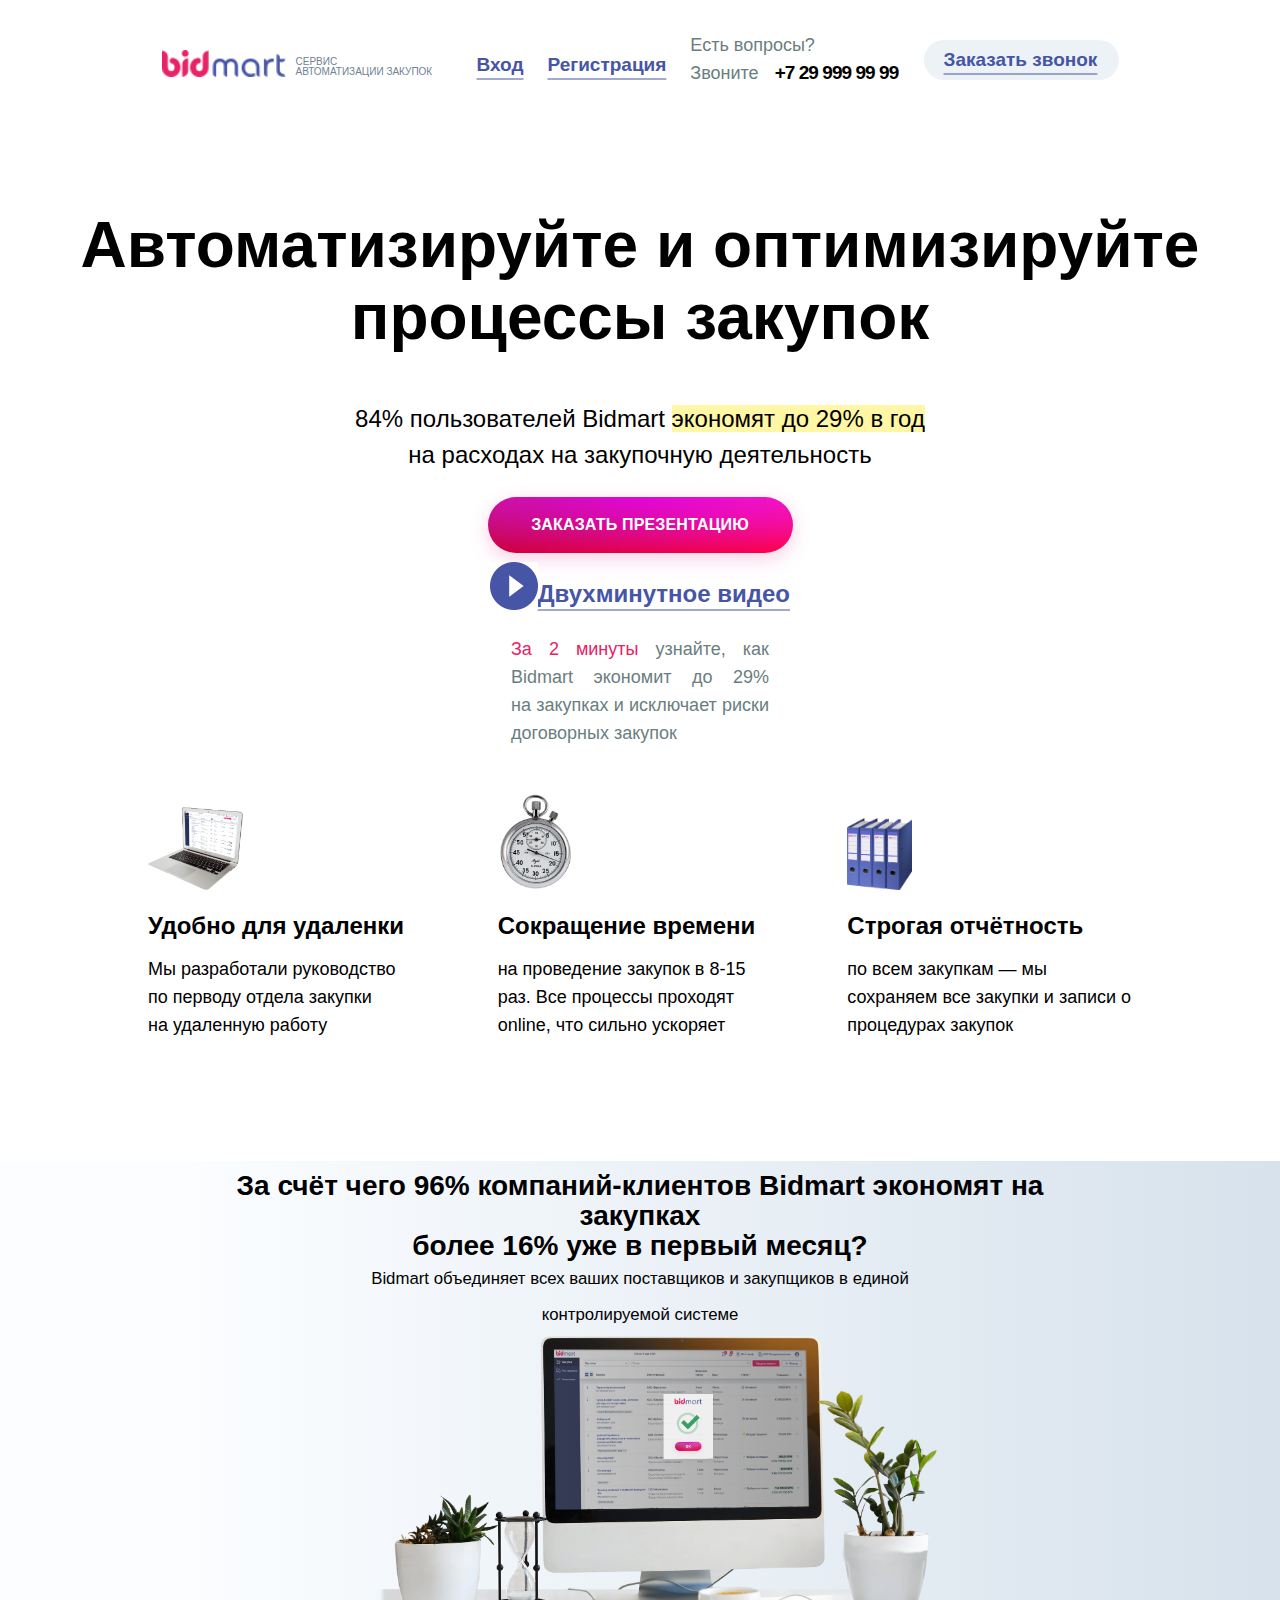
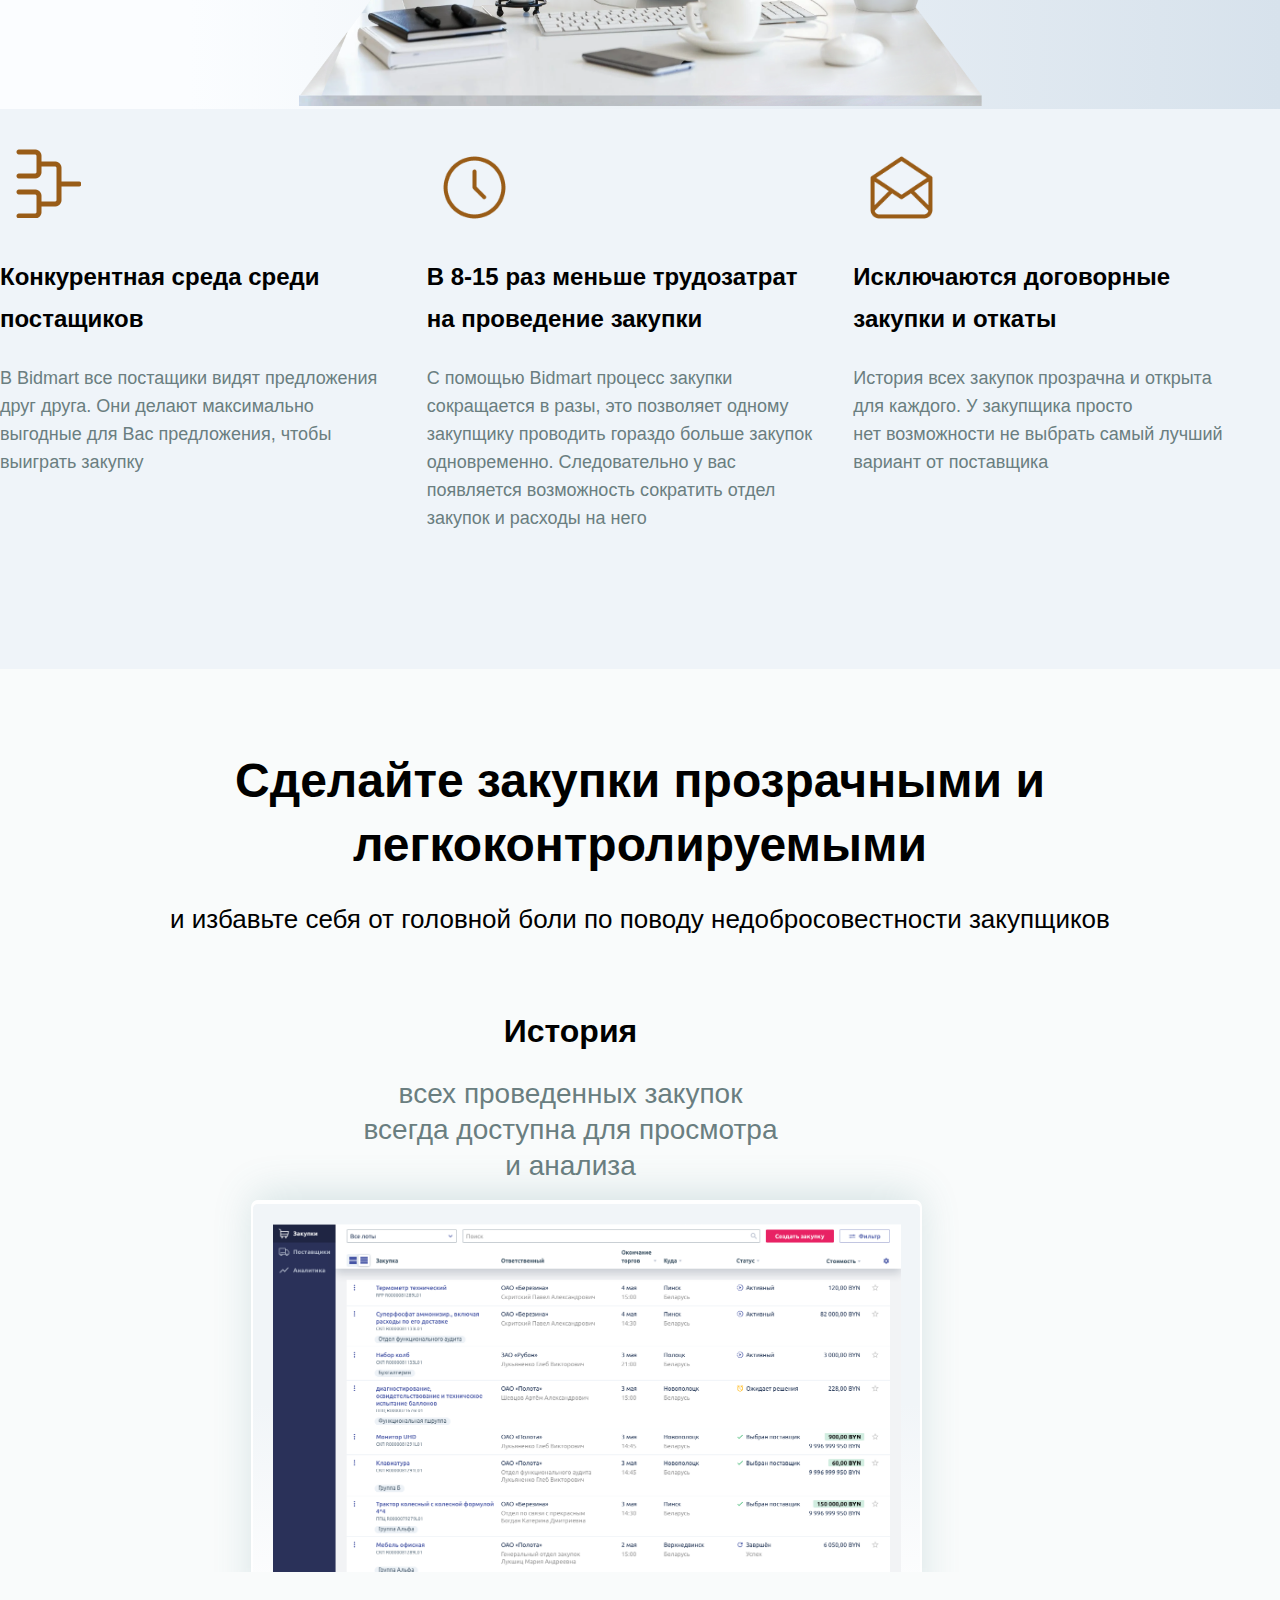
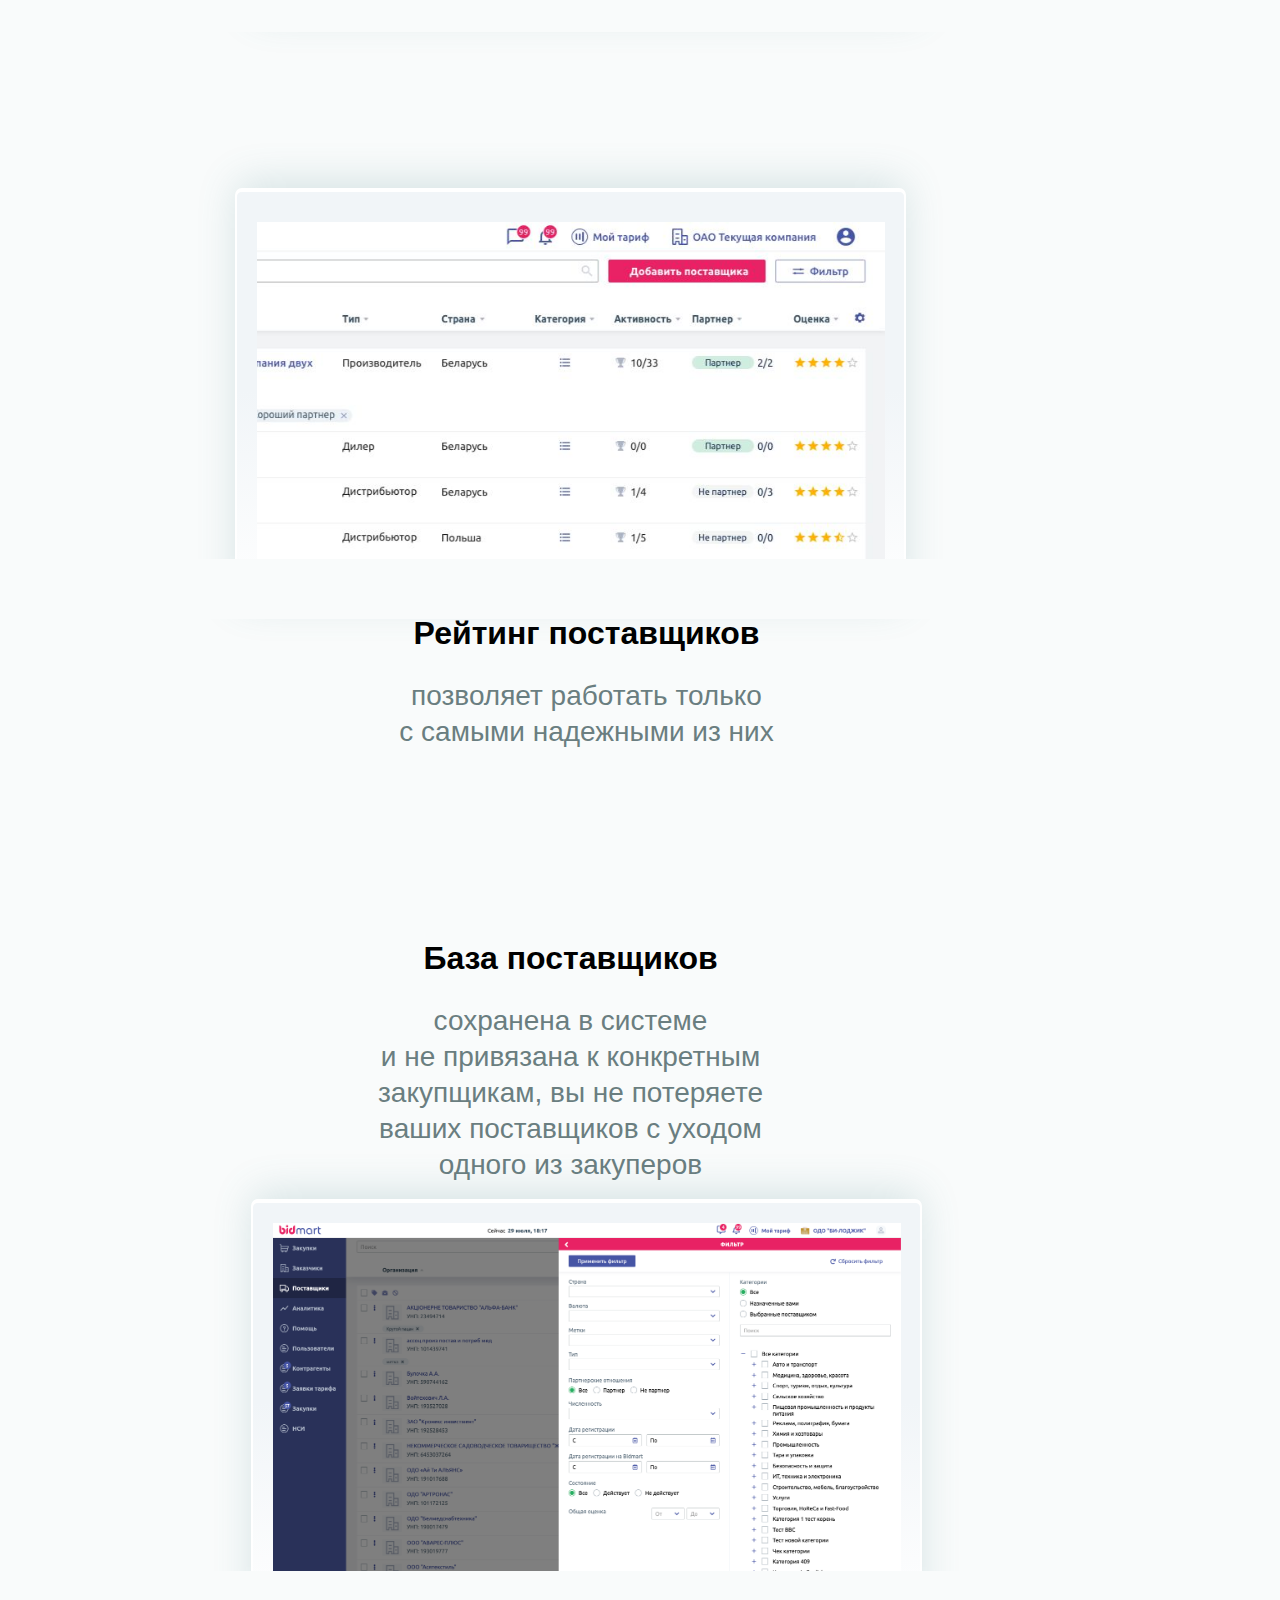
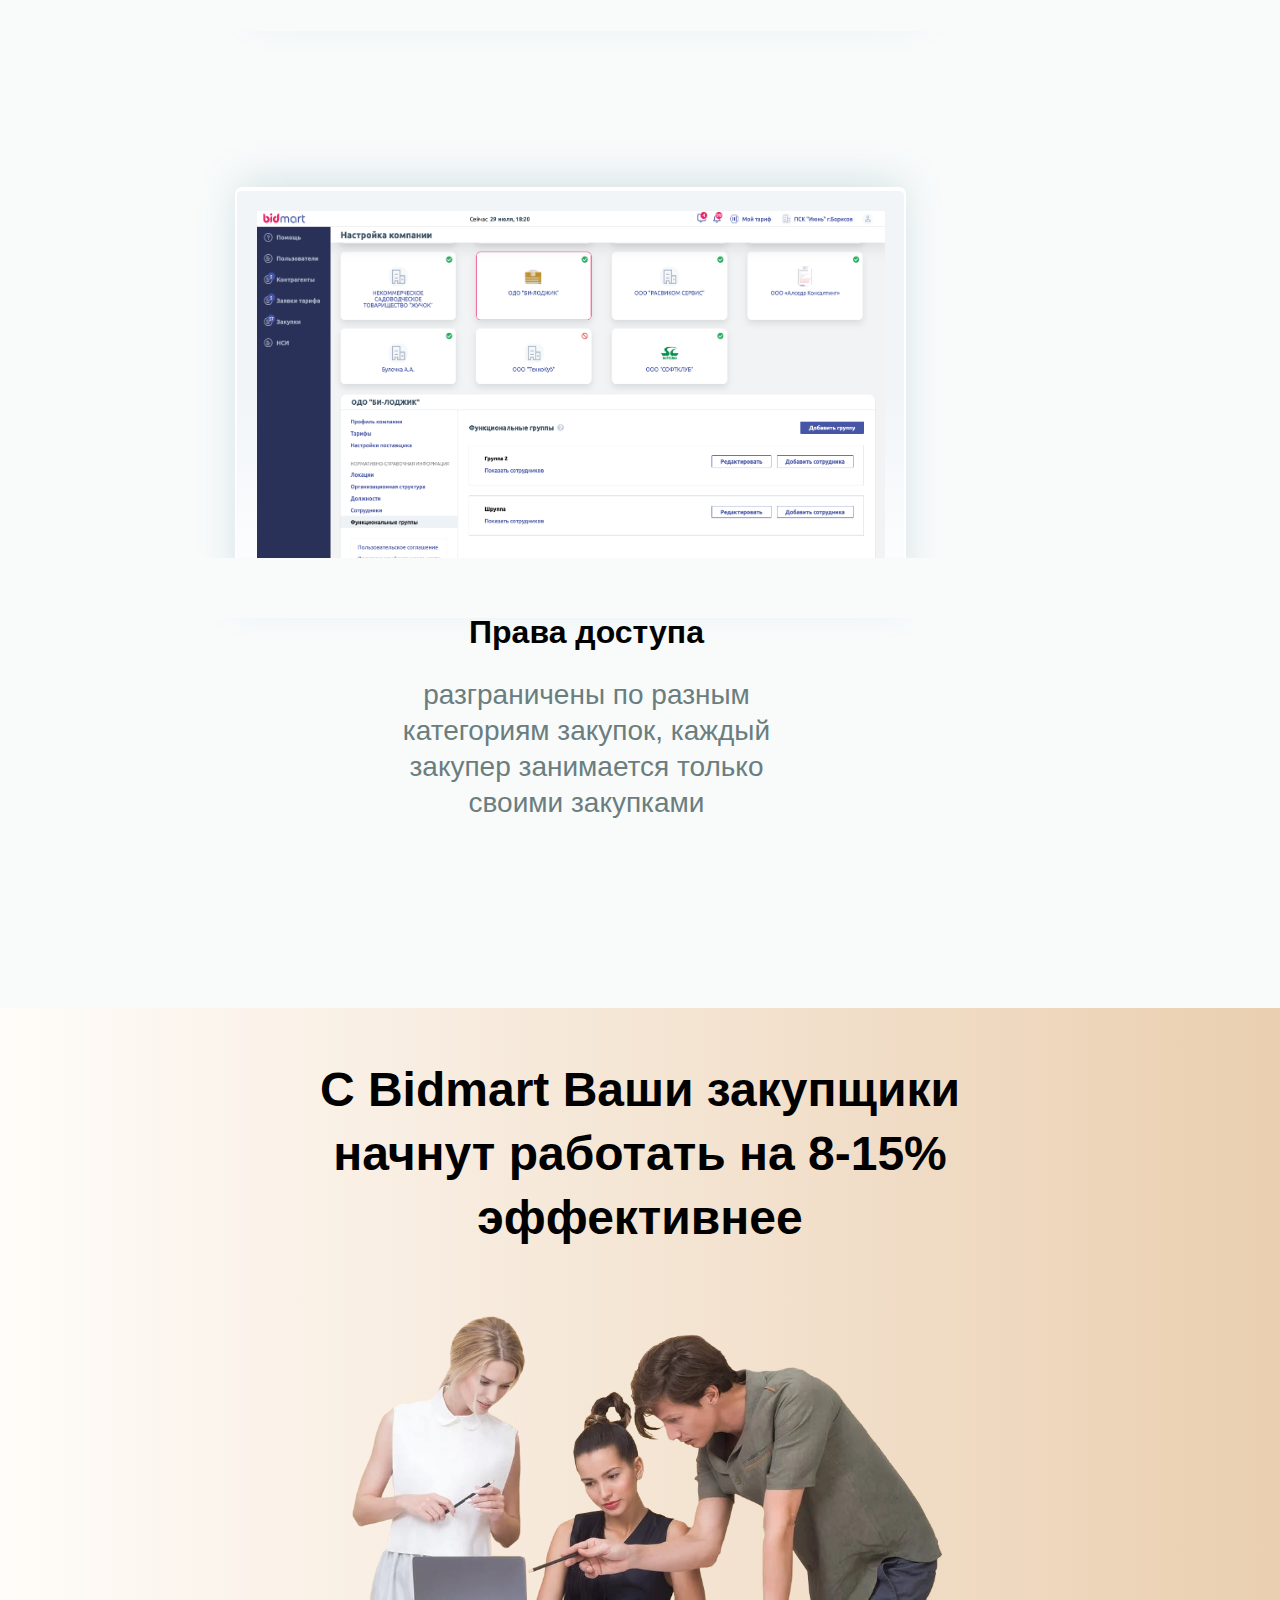
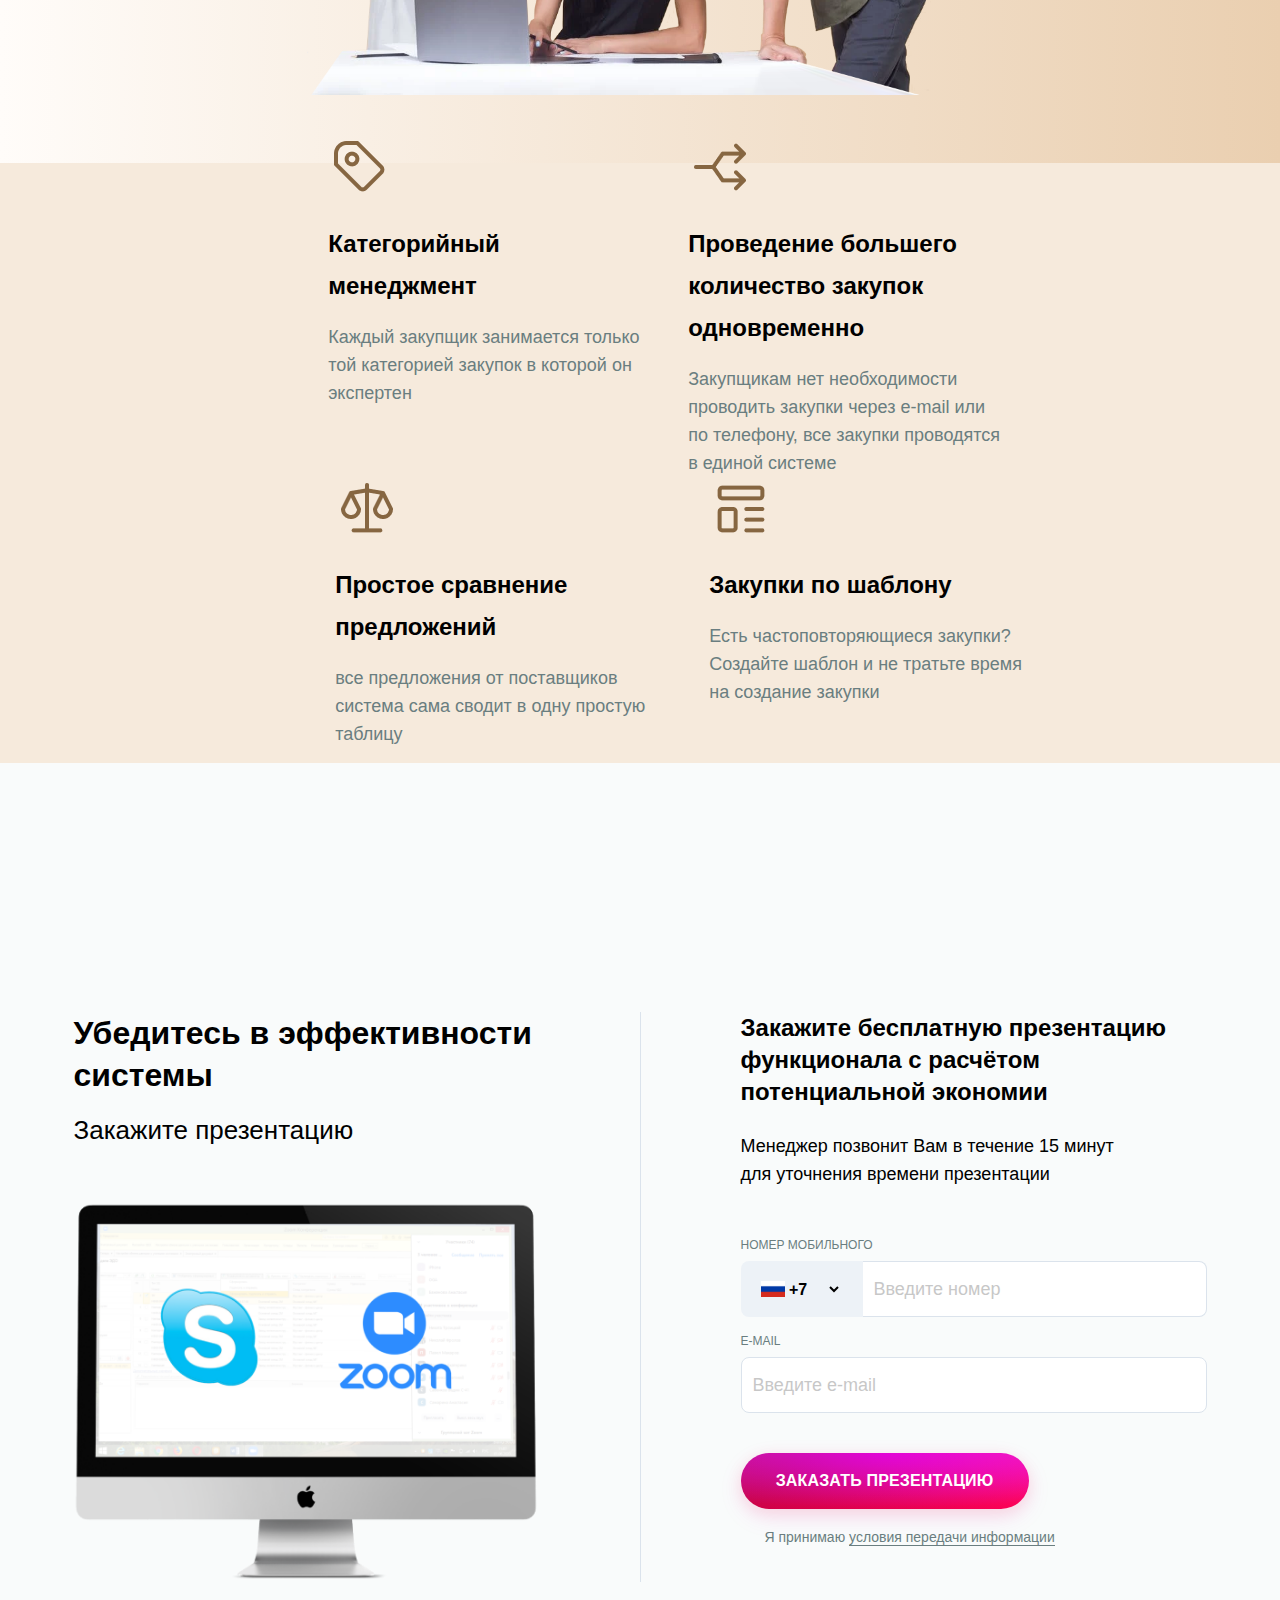
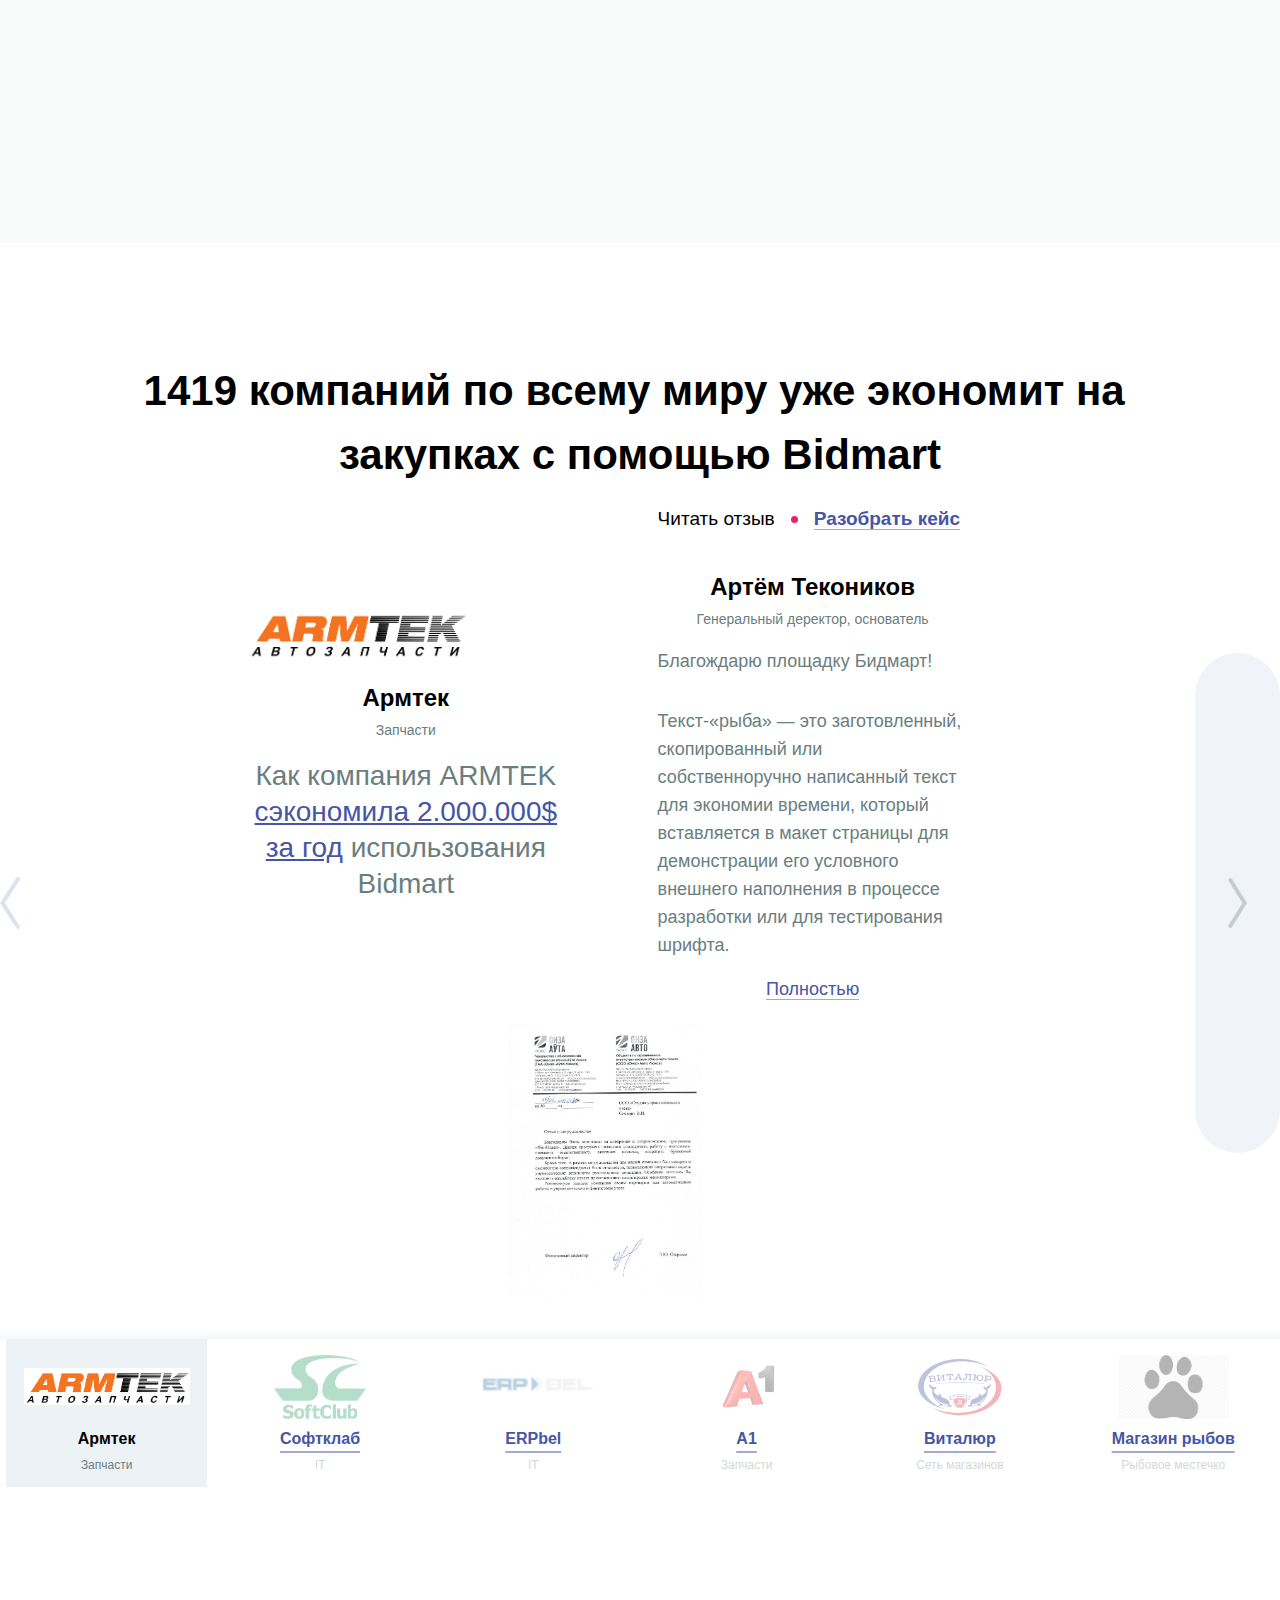
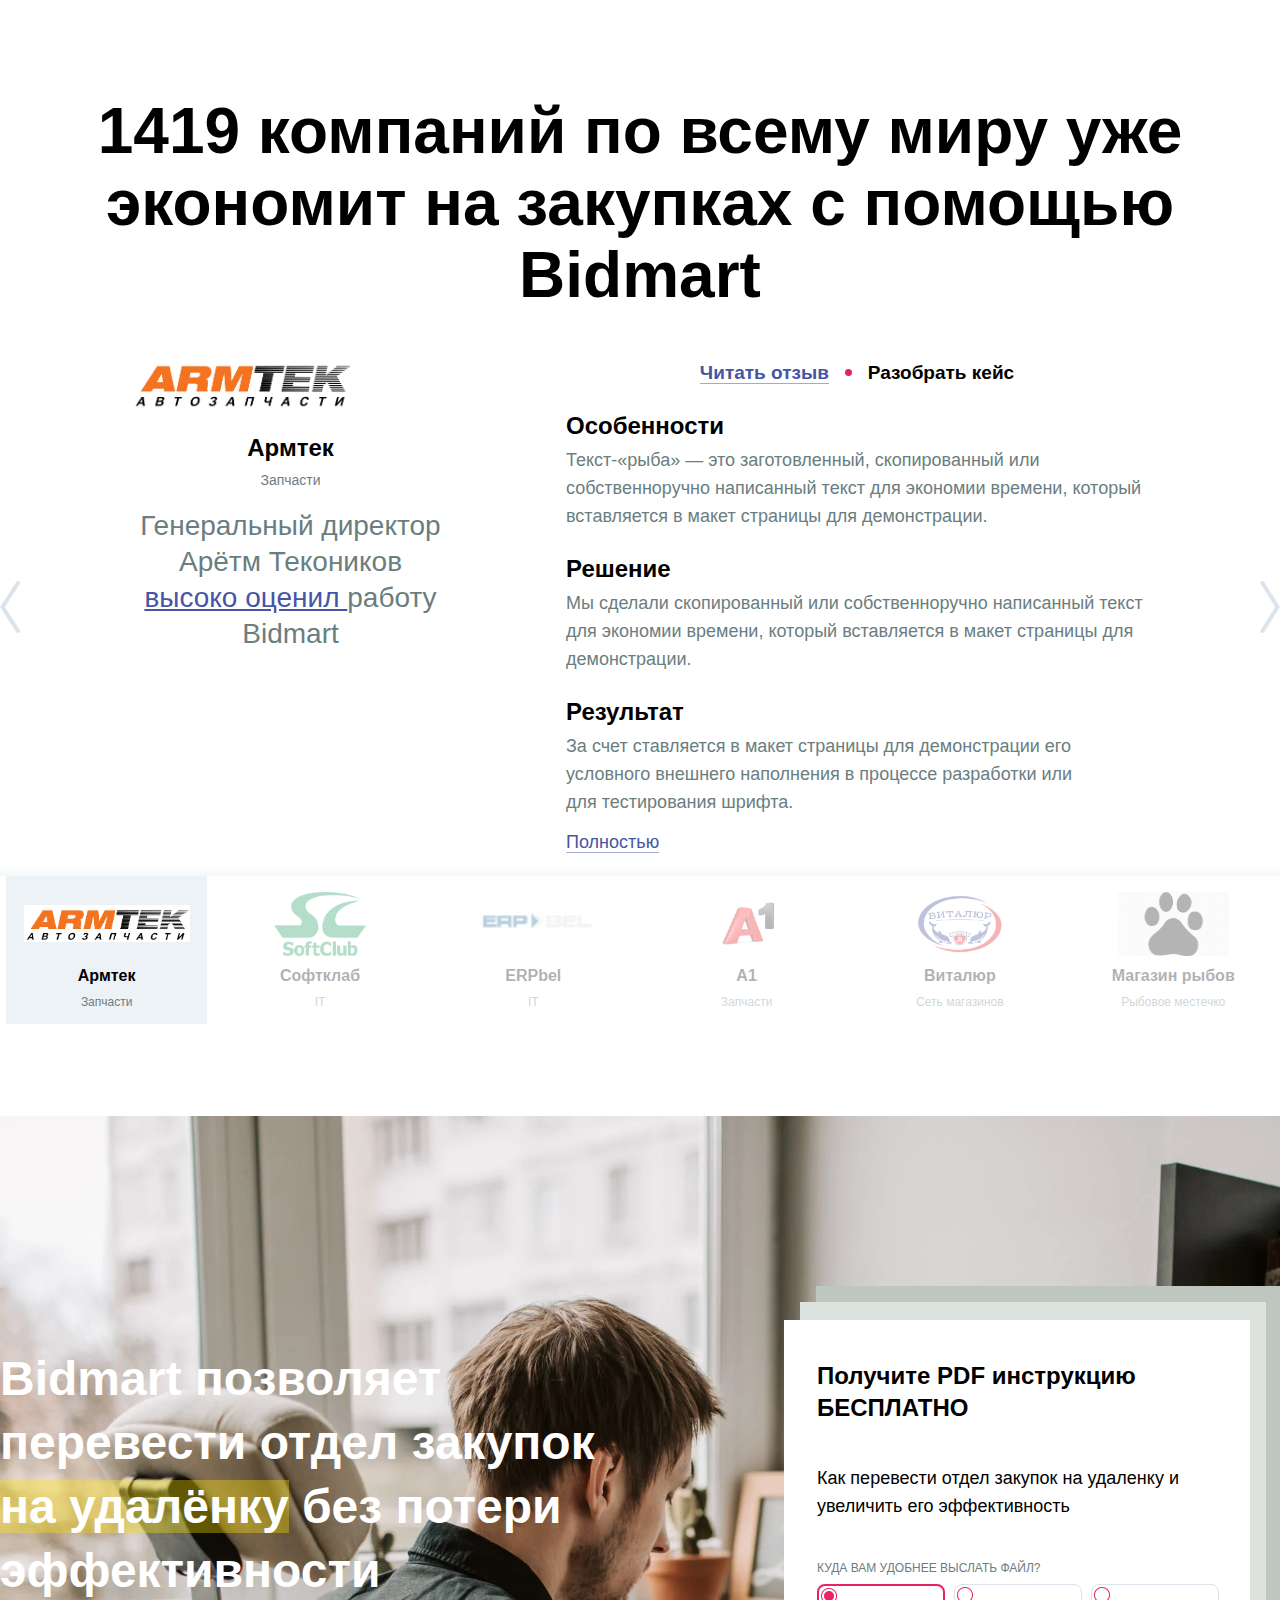
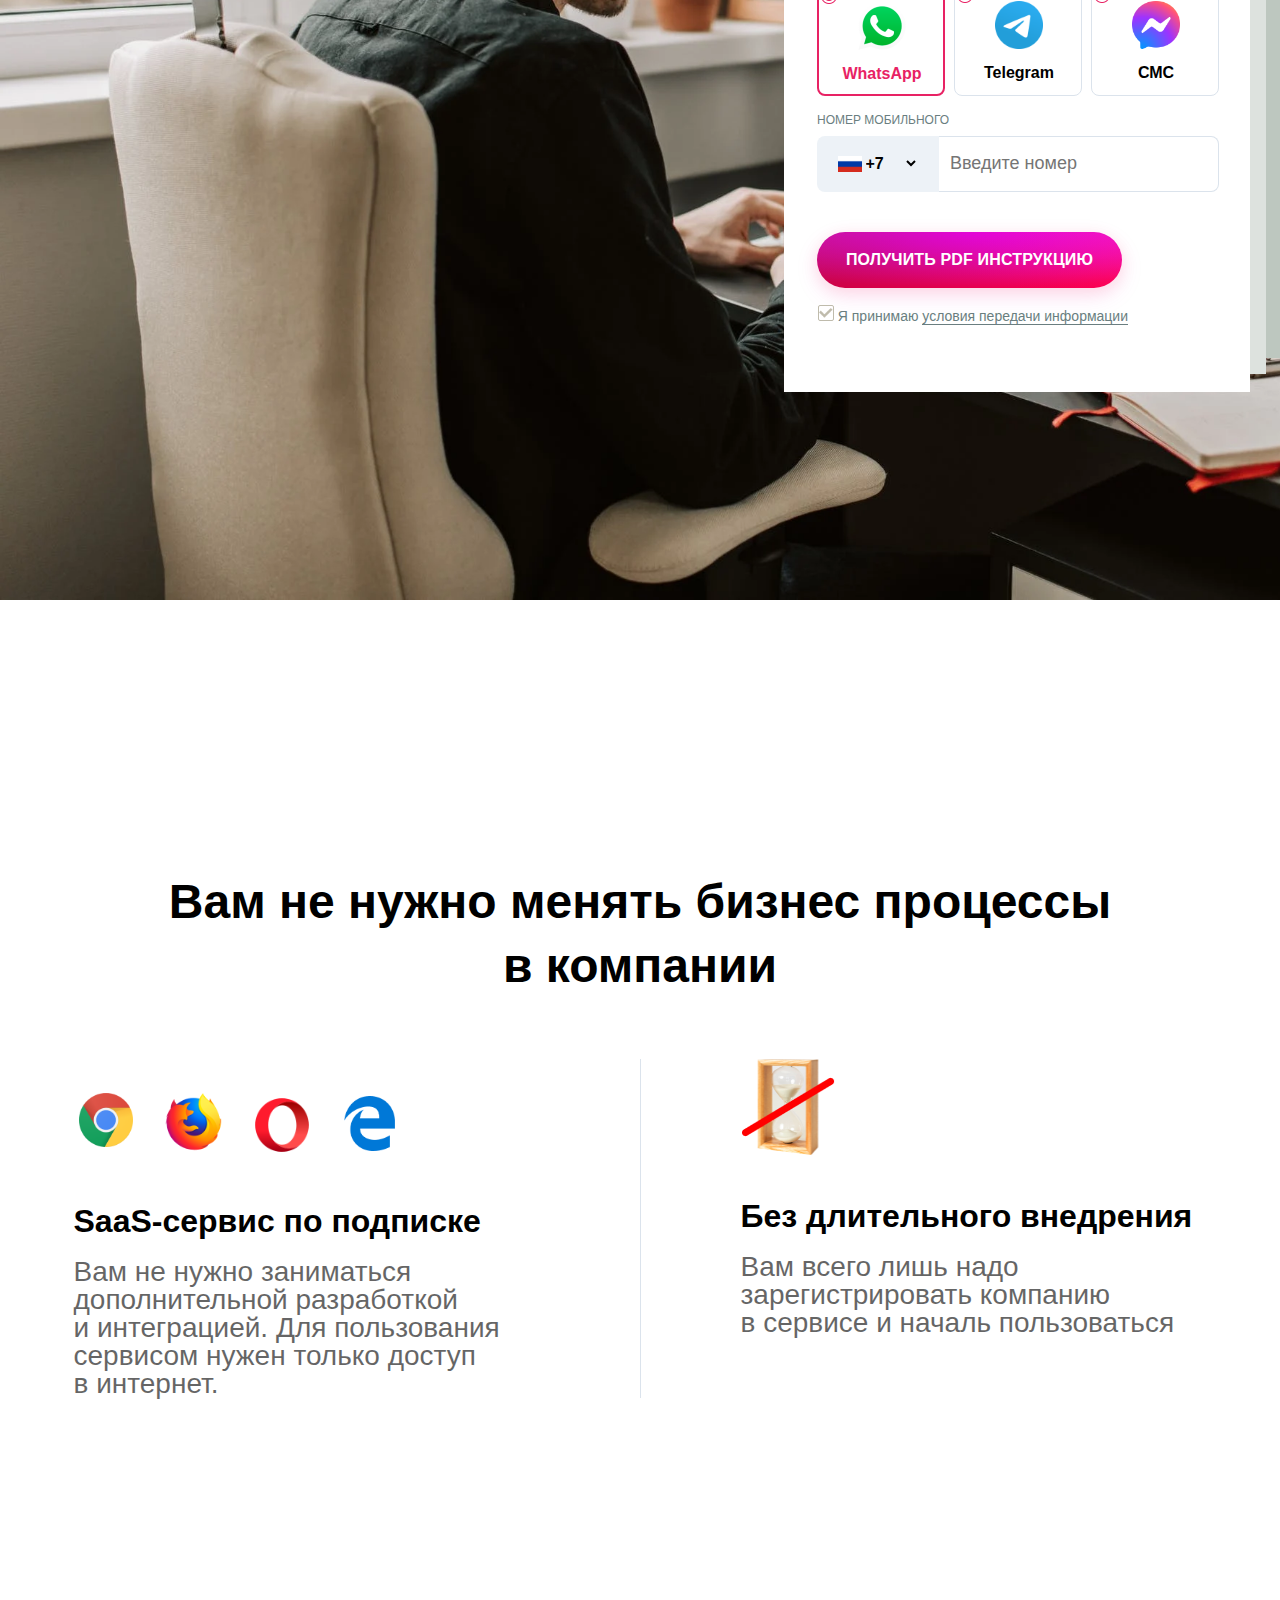
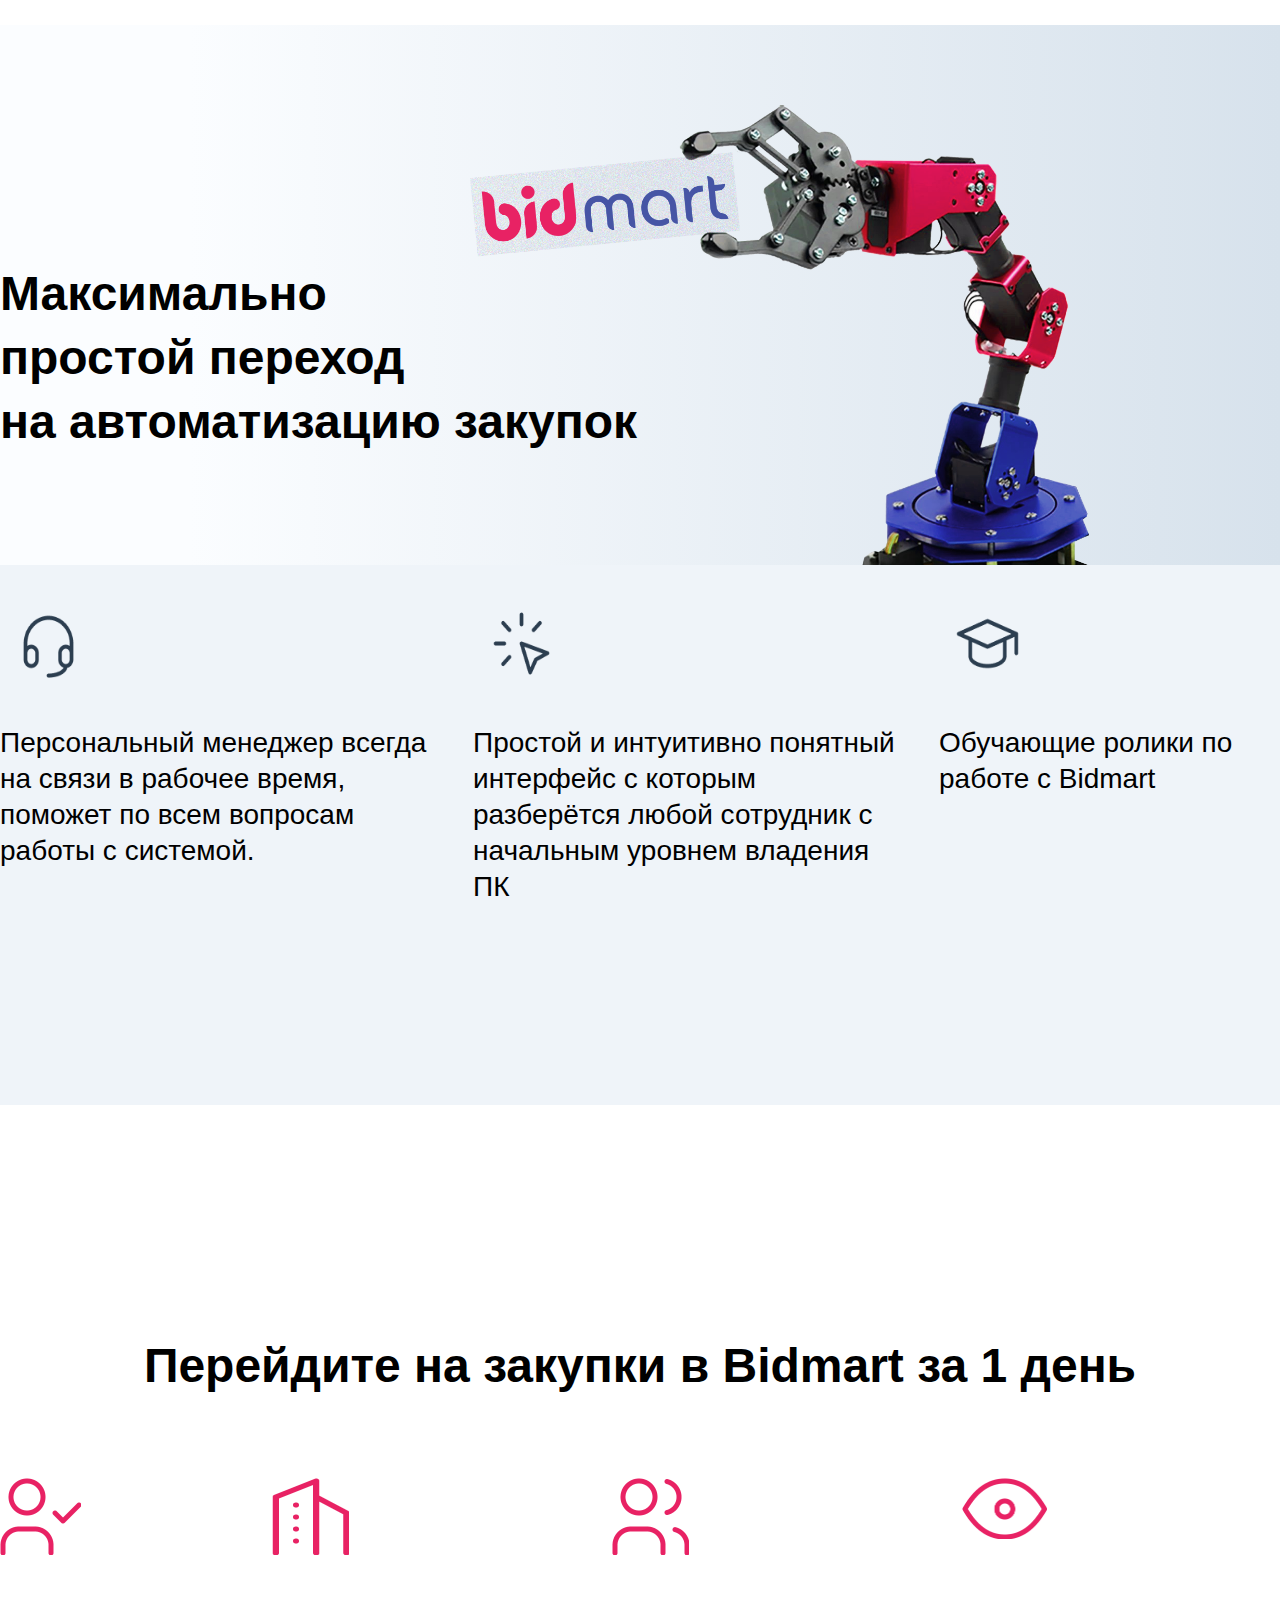
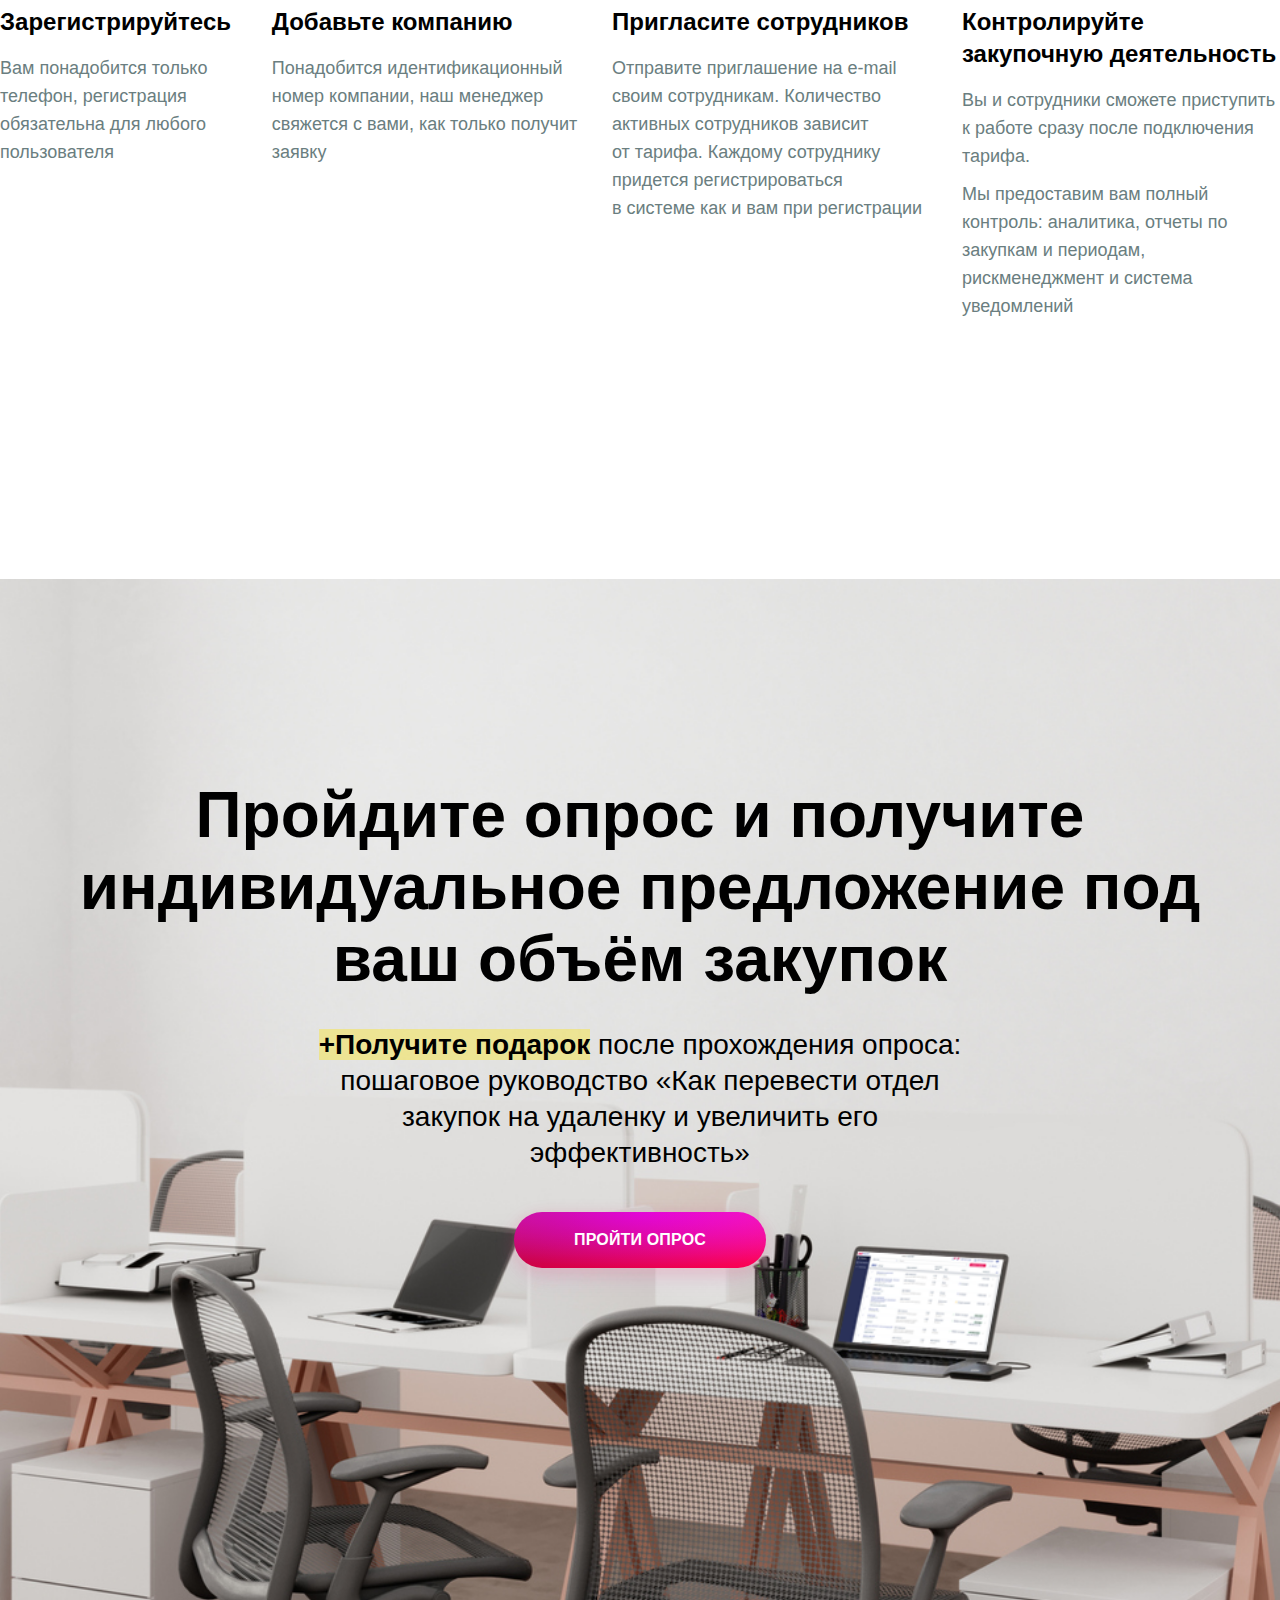
<file: index.html>
<!DOCTYPE html>
<html lang="en">
<head>
  <meta charset="UTF-8">
  <meta http-equiv="X-UA-Compatible" content="IE=edge">
  <meta name="viewport" content="width=device-width, initial-scale=1.0">
  <link rel="stylesheet" href="css/style.css">
  <title>bidmart</title>
</head>
<body>
      <div class="block1">
        <header class="header">
          <div class="menu">
            <div class="menu__group1">
              <a href="" class="menu__logo"> <img src="img/logo.png" alt=""></a>
              <div class="menu__text">СЕРВИС
                <p>АВТОМАТИЗАЦИИ ЗАКУПОК</p>
              </div>
              <a href="" class="menu__enter">Вход</a>
              <a href="" class="menu__registr">Регистрация</a>
            </div>
      
            <div class="menu__grop2">
              <div class="menu__question">Есть вопросы? Звоните <a href="">+7 29 999 99 99</a></div>
              <div class="menu__button"><a href="" class="menu__link">Заказать звонок</a></div>
            </div>
          </div>
        </header>
        <div class="block1__main">
          <div class="main__title">Автоматизируйте и оптимизируйте процессы закупок</div>
          <div class="main__text">84% пользователей Bidmart <span>экономят до 29% в год</span>
            на расходах на закупочную деятельность</div>
          <div class="main__rightrow">
            <div class="main__item">
              <a href="adavantages.html" class="button">Заказать презентацию</a>
            </div>
            <div class="main__item">
              <div class="item__tit">
                <a href="">
                  Двухминутное видео</a>
              </div>
              <div class="item__body">
                <span>За 2 минуты</span> узнайте, как Bidmart экономит до 29% на закупках и исключает риски договорных закупок
              </div>
            </div>
          </div>
          <div class="main__advantage">
            <div class="advantage-column">
              <div class="advantage__item1">
                <img src="img/nout.png" alt="">
              </div>
              <div class="item__head">
                Удобно для удаленки
              </div>
              <div class="item__text">
                Мы разработали руководство по перводу отдела закупки на удаленную работу
              </div>
            </div>
            <div class="advantage-column">
              <div class="advantage__item2">
                <img src="img/clock.png" alt="">
              </div>
              <div class="item__head">
                Сокращение времени
              </div>
              <div class="item__text">
                на проведение закупок в 8-15 раз. Все процессы проходят online, что сильно ускоряет
              </div>
            </div>
            <div class="advantage-column">
              <div class="advantage__item3">
                <img src="img/lybraries.png" alt="">
              </div>
              <div class="item__head">
                Строгая отчётность
              </div>
              <div class="item__text">
                по всем закупкам — мы сохраняем все закупки и записи о процедурах закупок
              </div>
            </div>
          </div>
        </div>
      </div>
  
  <main class="main">
    <div class="info-block">
        <div class="first-half">
          <div class="container">
              <div class="first__row">
                <div class="first__item">
                  <div class="first__title">
                    За счёт чего 96% компаний-клиентов Bidmart экономят на закупках <p>более 16% уже в первый месяц?</p>
                  </div>
                  <div class="first__text">
                    Bidmart объединяет всех ваших поставщиков и закупщиков в единой контролируемой системе
                  </div>
                </div>
                <div class="first__item">
                  <div class="item__img">
                    <img src="img/bg__img.png" alt="">
                  </div>
                </div>
              </div>
          </div>
        </div>
        <div class="second-half">
          <div class="container">
            <div class="second__row">
              <div class="second__column">
                <div class="second__img logic">
                  <img src="img/logic.png" alt="">
                </div>
                <div class="second__title">
                  Конкурентная среда среди постащиков 
                </div>
                <div class="second__text">
                  В Bidmart все постащики видят предложения друг друга. Они делают максимально выгодные для Вас предложения, чтобы выиграть закупку
                </div>
              </div>
              <div class="second__column">
                <div class="second__img clock">
                  <img src="img/clock2.png" alt="">
                </div>
                <div class="second__title">
                  В 8-15 раз меньше трудозатрат на проведение закупки
                </div>
                <div class="second__text">
                  С помощью Bidmart процесс закупки сокращается в разы, это позволяет одному закупщику проводить гораздо больше закупок одновременно. Следовательно у вас появляется возможность сократить отдел закупок и расходы на него
                </div>
              </div>
              <div class="second__column">
                <div class="second__img message">
                  <img src="img/message.png" alt="">
                </div>
                <div class="second__title">
                  Исключаются договорные закупки и откаты
                </div>
                <div class="second__text">
                  История всех закупок прозрачна и открыта для каждого. У закупщика просто нет возможности не выбрать самый лучший вариант от поставщика
                </div>
              </div>
            </div>
          </div>
        </div>
    </div>
    <div class="info-block-2">
      <div class="container">
        <div class="block-2__title">
          Сделайте закупки прозрачными и легкоконтролируемыми
        </div>
        <div class="block-2__text">
          и избавьте себя от головной боли по поводу недобросовестности закупщиков
        </div>
        <div class="block-2__container">
          <div class="block-2__group">
            <div class="group__row">
              <div class="group__item">
                <div class="group__title">
                  История
                </div>
                <div class="group__text">
                  всех проведенных закупок всегда доступна для просмотра и анализа
                </div>
              </div>
              <div class="group__item">
                  <div class="group__border">
                    <div class="group__bg onebg">
                      <img src="img/group-img_1.png" alt="">   
                    </div>
                  </div>
              </div>
            </div>
          </div>
          <div class="block-2__group">
            <div class="group__row">
              <div class="group__item">
                  <div class="group__border">
                    <div class="group__bg twobg"> 
                        <img src="img/group-img_2.jpg" alt="">
                    </div>
                  </div>
              </div>
              <div class="group__item">
                <div class="group__title">
                  Рейтинг поставщиков
                </div>
                <div class="group__text">
                  позволяет работать только с самыми надежными из них
                </div>
              </div>
            </div>
          </div>
          <div class="block-2__group">
            <div class="group__row">
              <div class="group__item">
                <div class="group__title">
                  База поставщиков
                </div>
                <div class="group__text">
                  сохранена в системе и не привязана к конкретным закупщикам, вы не потеряете ваших поставщиков с уходом одного из закуперов
                </div>
              </div>
              <div class="group__item">
                  <div class="group__border">
                    <div class="group__bg threebg"> 
                      <img src="img/group-img_3.png" alt="">  
                    </div>
                  </div>
              </div>
            </div>
          </div>
          <div class="block-2__group">
            <div class="group__row">
              <div class="group__item">
                  <div class="group__border">
                    <div class="group__bg fourbg"> 
                      <img src="img/group-img_4.png" alt="">
                    </div>
                  </div>
              </div>
              <div class="group__item">
                <div class="group__title">
                  Права доступа
                </div>
                <div class="group__text">
                  разграничены по разным категориям закупок, каждый закупер занимается только своими закупками
                </div>
              </div>
            </div>
          </div>
        </div>
      </div>
    </div>
    <div class="info-block-3">
      <div class="block-3__half-one">
        <div class="container">
        <div class="half-one__row">
          <div class="half-one__title">
            С Bidmart Ваши закупщики начнут работать на 8-15% эффективнее
          </div>
          <div class="half-one__img">
            <img src="img/block-3_img.png" alt="">
          </div>
        </div>
      </div>
      </div>
      <div class="block-3__half-two">
        <div class="container">
        <div class="half-two__row">
          <div class="two-row__column">
            <div class="two-row__img">
              <img src="img/birk.png" alt="">
            </div>
            <div class="two-row__title">
              Категорийный менеджмент
            </div>
            <div class="two-row__text">
              Каждый закупщик занимается только той категорией закупок в которой он экспертен
            </div>
          </div>
          <div class="two-row__column">
            <div class="two-row__img">
              <img src="img/ways.png" alt="">
            </div>
            <div class="two-row__title">
              Проведение большего количество закупок одновременно
            </div>  
            <div class="two-row__text">
              Закупщикам нет необходимости проводить закупки через e-mail или по телефону, все закупки проводятся в единой системе
            </div>
          </div>
          <div class="two-row__column">
            <div class="two-row__img">
              <img src="img/scale.png" alt="">
            </div>
            <div class="two-row__title">
              Простое сравнение предложений
            </div>  
            <div class="two-row__text">
              все предложения от поставщиков система сама сводит в одну простую таблицу

            </div>
          </div>
          <div class="two-row__column">
          <div class="two-row__img">
            <img src="img/structure.png" alt="">
          </div>
          <div class="two-row__title">
              Закупки по шаблону
          </div>  
          <div class="two-row__text">
            Есть частоповторяющиеся закупки? Создайте шаблон и не тратьте время на создание закупки

          </div>
        </div>
        </div>
        </div>
      </div>
    </div>
    <div class="info-block-4">
      <div class="container block-4">
        <div class="block-4__row">
          <div class="block-4__column">
            <div class="bolck-4-column__head">
              Убедитесь в эффективности системы
            </div>
            <div class="block-4-column__text">
              Закажите презентацию
            </div>
            <div class="block-4-column__img">
              <img src="img/block-4__img.png" alt="">
            </div>
          </div>
          <div class="block-4__column rectangel">

          </div>
          <div class="block-4__column">
            <div class="bolck-4-column__head form-head">
              Закажите бесплатную презентацию функционала с расчётом потенциальной экономии
            </div>
            <div class="block-4-column__text form-text">
              Менеджер позвонит Вам в течение 15 минут для уточнения времени презентации
            </div>
            <div class="block-4-column__form">
              <form action="" method="post">
                <label for="telCity" class="form-title">Номер мобильного</label>  
                <div class="form__select">
                  <div class="form__icon">
                    <img src="img/icon-img__Russia.png" alt="">
                  
                <select name="telCity" id="telCity">
                  <option value="Russia">+7</option>
                  <option value="Belarus">+375</option>
                </select>
              </div>
                <input type="tel" name="tel" id="tel" placeholder="Введите номер" required class="block-4-tel">
                </div>
              <label for="email" class="form-title email-title">E-MAIL</label> 
              <input type="email" name="email" id="email" placeholder="Введите e-mail" required>
              
              <button type="submit" class="form-button button">
                  Заказать презентацию
              </button>
              </form>
              <div class="form__accept">
                Я принимаю <a href="#">условия передачи информации</a>
              </div>
            </div>
          </div>
        </div>
      </div>
    </div>
    <div class="info-block-5">
      <div class="container">
        <div class="block-5__head main-title">
          1419 компаний по всему миру уже экономит на  закупках с помощью Bidmart
        </div>
        <div class="block-5__slider">
          <div class="slider__button prev">
            <img src="img/slider-button-prev.png" alt="">
          </div>
          <div class="slider__item">
            <div class="slider__column left">
              <div class="slider__logo">
                <img src="img/slider__logo1.png" alt="">
              </div>
              <div class="slider__title">
                Армтек
              </div>
              <div class="slider__subtitle">
                Запчасти
              </div>
              <div class="slider__text">
                Как компания ARMTEK <span>сэкономила 2.000.000$ за год</span> использования Bidmart
              </div>
            </div>
            <div class="slider__column rectangel block-5__separator">
            </div>
            <div class="slider__column middle">
              <div class="slider__headline">
                <div class="headline__first">
                  <a href="">Читать отзыв</a>
                </div>
                <div class="headline__crop">

                </div>
                <div class="headline__href">
                  <a href="">Разобрать кейс</a>
                </div>
              </div>
              <div class="slider__title middle-title">
                Артём Текоников
              </div>
              <div class="slider__subtitle">
                Генеральный деректор, основатель
              </div>
              <div class="slider__feedback">
                <p>Благождарю площадку Бидмарт! </p>
                Текст-«рыба» — это заготовленный, скопированный или собственноручно написанный текст для экономии времени, который вставляется в макет страницы для демонстрации его условного внешнего наполнения в процессе разработки или для тестирования шрифта. 
              </div>
              <div class="slider__openall">
                <a href="">Полностью</a>
              </div>
            </div>
            <div class="slider__img">
              <img src="img/slider__img1.png" alt="">
            </div>
          </div>
          <a href="" class="slider__buton"></a>
          <div class="slider__button next">
            <img src="img/slider-button-next.png" alt="">
          </div>

        </div>
        <div class="block-5__slider-separator">

        </div>
        <div class="block-5__sliderline">
          <div class="sliderline__item active">
            <div class="sliderline__logo logo1 active">
              <img src="img/slider__logo1.png" alt="">
            </div>
            <div class="sliderline__title active">
              Армтек
            </div>
            <div class="sliderline__subtitle active">
              Запчасти
            </div>
          </div>
          <div class="sliderline__item">
            <div class="sliderline__logo logo2">
              <img src="img/slider__logo2.png" alt="">
            </div>
            <div class="sliderline__title">
              Софтклаб
            </div>
            <div class="sliderline__subtitle">
              IT
            </div>
          </div>
          <div class="sliderline__item">
            <div class="sliderline__logo logo3">
              <img src="img/slider__logo3.png" alt="">
            </div>
            <div class="sliderline__title">
              ERPbel
            </div>
            <div class="sliderline__subtitle">
              IT
            </div>
          </div>
          <div class="sliderline__item">
            <div class="sliderline__logo logo4 ">
              <img src="img/slider__logo4.png" alt="">
            </div>
            <div class="sliderline__title">
              A1
            </div>
            <div class="sliderline__subtitle">
              Запчасти
            </div>
          </div>
          <div class="sliderline__item">
            <div class="sliderline__logo logo5">
              <img src="img/slider__logo5.png" alt="">
            </div>
            <div class="sliderline__title">
              Виталюр
            </div>
            <div class="sliderline__subtitle">
              Сеть магазинов
            </div>
          </div>
          <div class="sliderline__item">
            <div class="sliderline__logo logo6">
              <img src="img/slider__logo6.png" alt="">
            </div>
            <div class="sliderline__title">
              Магазин рыбов
            </div>
            <div class="sliderline__subtitle">
              Рыбовое местечко
            </div>
          </div>
        </div>
      </div>
    </div>
    <div class="info-block-6">
      <div class="container">
        <div class="block-6__head main__title">
          1419 компаний по всему миру уже экономит на закупках с помощью Bidmart
        </div>
        <div class="block-6__second-slider">
          <div class="second-slider__button prev">
            <img src="img/slider-button-prev.png" alt="">
          </div>
          <div class="second-slider__item">
            <div class="second-slider__left slider__column left">
              <div class="slider__logo">
                <img src="img/slider__logo1.png" alt="">
              </div>
              <div class="slider__title">
                Армтек
              </div>
              <div class="slider__subtitle">
                Запчасти
              </div>
              <div class="slider__text">
                Генеральный директор Арётм Текоников<span> высоко оценил </span>работу Bidmart
              </div>
            </div>
            <div class=" rectangel block-5__separator">
            </div>
            <div class="second-slider__column">
              <div class="second-slider__headline slider__headline">
                <div class="second-headline__first headline__first">
                  <a href="">Читать отзыв</a>
                </div>
                <div class="headline__crop">

                </div>
                <div class="second-headline__href headline__href">
                  <a href="">Разобрать кейс</a>
                </div>
              </div>
              <div class="second-slider__title slider__title">
                Особенности
              </div>
              <div class="second-slider__text">
                Текст-«рыба» — это заготовленный, скопированный или собственноручно написанный текст для экономии времени, который вставляется в макет страницы для демонстрации.
              </div>
              <div class="second-slider__title slider__title">
                Решение
              </div>
              <div class="second-slider__text">
                Мы сделали скопированный или собственноручно написанный текст для экономии времени, который вставляется в макет страницы для демонстрации.
              </div>
              <div class="second-slider__title slider__title">
                Результат
              </div>
              <div class="second-slider__text">
                За счет ставляется в макет страницы для демонстрации его условного внешнего наполнения в процессе разработки или для тестирования шрифта. 
              </div>
              <div class="second-slider__openall slider__openall">
                <a href="">Полностью</a>
              </div>
            </div>
          </div>
          <div class="second-slider__button second-next">
            <img src="img/second-slider__next.png" alt="">
          </div>
        </div>
        <div class="block-6__separator block-5__slider-separator">
        </div>
        <div class="block-6__sliderline block-5__sliderline">
          <div class="sliderline__item active">
            <div class="sliderline__logo logo1 active">
              <img src="img/slider__logo1.png" alt="">
            </div>
            <div class="block-6-sliderline__title sliderline__title active">
              Армтек
            </div>
            <div class="sliderline__subtitle active">
              Запчасти
            </div>
          </div>
          <div class="sliderline__item">
            <div class="sliderline__logo logo2">
              <img src="img/slider__logo2.png" alt="">
            </div>
            <div class="block-6-sliderline__title sliderline__title">
              Софтклаб
            </div>
            <div class="sliderline__subtitle">
              IT
            </div>
          </div>
          <div class="sliderline__item">
            <div class="sliderline__logo logo3">
              <img src="img/slider__logo3.png" alt="">
            </div>
            <div class="block-6-sliderline__title sliderline__title">
              ERPbel
            </div>
            <div class="sliderline__subtitle">
              IT
            </div>
          </div>
          <div class="sliderline__item">
            <div class="sliderline__logo logo4 ">
              <img src="img/slider__logo4.png" alt="">
            </div>
            <div class="block-6-sliderline__title sliderline__title">
              A1
            </div>
            <div class="sliderline__subtitle">
              Запчасти
            </div>
          </div>
          <div class="sliderline__item">
            <div class="sliderline__logo logo5">
              <img src="img/slider__logo5.png" alt="">
            </div>
            <div class="block-6-sliderline__title sliderline__title">
              Виталюр
            </div>
            <div class="sliderline__subtitle">
              Сеть магазинов
            </div>
          </div>
          <div class="sliderline__item">
            <div class="sliderline__logo logo6">
              <img src="img/slider__logo6.png" alt="">
            </div>
            <div class="block-6-sliderline__title sliderline__title">
              Магазин рыбов
            </div>
            <div class="sliderline__subtitle">
              Рыбовое местечко
            </div>
          </div>
        </div>
      </div>
    </div>
    <div class="info-block-7">
      <div class="block-7__content">
        <div class="block-7__title">
          Bidmart позволяет перевести отдел закупок <span>на удалёнку</span> без потери эффективности
        </div>
        <div class="block-7__card">
          <div class="card-content">
          <div class="card-title">
            Получите PDF инструкцию БЕСПЛАТНО
          </div>
          <div class="card-text">
            Как перевести отдел закупок на удаленку и увеличить его эффективность
          </div>
          <form action="" method="post">
            <label for="check" class="check-title">Куда Вам удобнее выслать файл?</label>
            <div class="block-7__radiobutts">
              <div class="radiobutts__item radio-active">
                <input type="radio" name="check" class="block-7__check" id="check1" checked>
                <label for="check1"></label>
                <div class="radio-img">
                  <img src="img/block-7__whatsup.png" alt="">
                </div>
                <div class="radiobutts-title">
                  WhatsApp
                </div>
              </div>
              <div class="radiobutts__item">
                <input type="radio" name="check" id="check2" class="block-7__check">
                <label for="check2"></label>
                <div class="radio-img">
                  <img src="img/block-7__telega.png" alt="">
                </div>
                <div class="radiobutts-title">
                  Telegram
                </div>
              </div>
              <div class="radiobutts__item">
                <input type="radio" name="check" id="check3" class="block-7__check">
                <label for="check3"></label>
                <div class="radio-img">
                  <img src="img/block-7__sms.png" alt="">
                </div>
                <div class="radiobutts-title">
                  СМС
                </div>
              </div>
            </div>
            <label for="telCity2" class="form-title">
              Номер мобильного
            </label>
            <div class="form__select">
              <div class="form__icon">
                <img src="img/icon-img__Russia.png" alt="">
                <select name="telCity2" id="telCity2" >
                  <option value="Russia">+7</option>
                  <option value="Belarus">+375</option>
                </select>
              </div>
              <input type="tel" name="tel" id="tel2" placeholder="Введите номер" class="block-7__input" reauired>
            </div>
            <button type="submit" class="block-7-form-button button">
              Получить PDF инструкцию
          </button>
          <div class="block-7__accept form__accept">
            <input type="checkbox" id="check1" class="block-7-form-check" checked required>
            <label for="check1"></label>
            Я принимаю <a href="#">условия передачи информации</a>
          </div>
          </form>
        </div>
        </div>
      </div>
    </div>
    <div class="info-block-8">
      <div class="block-8__content">
        <div class="block-8__head">
          Вам не нужно менять бизнес процессы в компании
        </div>
        <div class="block-8__row">
          <div class="block-8__column">
            <div class="block-8__title-img-row">
              <div class="block-8-img">
                <img src="img/block-8-img-1.png" alt="">
              </div>
              <div class="block-8-img">
                <img src="img/block-8-img-2.png" alt="">
              </div>
              <div class="block-8-img">
                <img src="img/block-8-img-3.png" alt="">
              </div>
              <div class="block-8-img">
                <img src="img/block-8-img-4.png" alt="">
              </div>
            </div>
            <div class="block-8__column-title">
              SaaS-сервис по подписке
            </div>
            <div class="block-8__column-text">
              Вам не нужно заниматься дополнительной разработкой и интеграцией.  Для пользования сервисом нужен только доступ в интернет.
            </div>
          </div>
          <div class="block-8__column rectangel block-8__separator"></div>
          <div class="block-8__column">
            <div class="block-8__column-head-img">
              <img src="img/block-8-img-5.png" alt="">
            </div>
            <div class="block-8__column-title">
              Без длительного внедрения
            </div>
            <div class="block-8__column-text"> 
              Вам всего лишь надо зарегистрировать компанию в сервисе и началь пользоваться
            </div>
          </div>
        </div>
      </div>
    </div>
    <div class="info-block-9">
      <div class="block-9-firsthalf">
        <div class="block-9-firsthalf__content">
          <div class="block-9-firsthalf-title">
            Максимально <p>простой переход</p> на автоматизацию закупок
          </div>
          <div class="block-9-firsthalf-img">
            <img src="img/block-9-bg.png" alt="">
          </div>
        </div>
      </div>
      <div class="block-9-secondhalf">
        <div class="block-9-secondhalf__content">
          <div class="block-9-secondhalf__column">
            <div class="block-9-secondhalf__img">
              <img src="img/block-9-img-1.png" alt="">
            </div>
            <div class="block-9-secondhalf__text">
              Персональный менеджер всегда на связи в рабочее время, поможет по всем вопросам работы с системой.
            </div>
          </div>
          <div class="block-9-secondhalf__column">
            <div class="block-9-secondhalf__img">
              <img src="img/block-9-img-2.png" alt="">
            </div>
            <div class="block-9-secondhalf__text">
              Простой и интуитивно понятный интерфейс с которым разберётся любой сотрудник с начальным уровнем владения ПК
            </div>
          </div>
          <div class="block-9-secondhalf__column">
            <div class="block-9-secondhalf__img">
              <img src="img/block-9-img-3.png" alt="">
            </div>
            <div class="block-9-secondhalf__text">
              Обучающие ролики по работе с Bidmart
            </div>
          </div>
        </div>
      </div>
    </div>
    <div class="info-block-10">
      <div class="block-10-content container">
        <div class="block-10__head">
          Перейдите на закупки в Bidmart за 1 день
        </div>
        <div class="block-10__row">
          <div class="block-10__column">
            <div class="block-10__img first-column-img">
              <img src="img/block-10-img-1.png" alt="">
            </div>
            <div class="block-10__title">
              Зарегистрируйтесь
            </div>
            <div class="block-10__text">
              Вам понадобится только телефон, регистрация обязательна для любого пользователя
            </div>
          </div>
          <div class="block-10__column">
            <div class="block-10__img second-column-img">
              <img src="img/block-10-img-2.png" alt="">
            </div>
            <div class="block-10__title">
              Добавьте компанию
            </div>
            <div class="block-10__text">
              Понадобится идентификационный номер компании, наш менеджер свяжется с вами, как только получит заявку
            </div>
          </div>
          <div class="block-10__column">
            <div class="block-10__img third-column-img">
              <img src="img/block-10-img-3.png" alt="">
            </div>
            <div class="block-10__title">
              Пригласите сотрудников
            </div>
            <div class="block-10__text">
              Отправите приглашение на e-mail своим сотрудникам. Количество активных сотрудников зависит от тарифа. Каждому сотруднику придется регистрироваться в системе как и вам при регистрации
            </div>
          </div>
          <div class="block-10__column">
            <div class="block-10__img four-column-img">
              <img src="img/block-10-img-4.png" alt="">
            </div>
            <div class="block-10__title">
              Контролируйте закупочную деятельность
            </div>
            <div class="block-10__text">
              Вы и сотрудники сможете приступить к работе сразу после подключения тарифа. 
<p>Мы предоставим вам полный контроль: аналитика, отчеты по закупкам и периодам, рискменеджмент и система уведомлений</p>
            </div>
          </div>
        </div>
      </div>
    </div>
    <div class="info-block-11">
      <div class="block-11__content">
        <div class="block-11__title">
          Пройдите опрос и получите индивидуальное предложение под ваш объём закупок
        </div>
        <div class="block-11__text">
          <span>+Получите подарок</span> после прохождения опроса: пошаговое руководство «Как перевести отдел закупок на удаленку и увеличить его эффективность»
        </div>
        <div class="block-11__button">
          <a href="" class="block-11__button button">Пройти опрос</a>
        </div>
      </div>
    </div>
    <div class="info-block-12">
      <div class="block-12__container container">
        <div class="block-12__head">
          Доверьте свой бизнес системе разработанной профессионалами закупок
        </div>
        <div class="block-12__subtitle">
          Рассказываем о четырех из команды в 47 человек
        </div>
        <div class="block-12__person-sector">
          <div class="sector__img">
            <img src="img/block-12-sectorimg.png" alt="">
          </div>
          <div class="person-sector__info">
            <div class="person-sector__name">
              Илья Коржик
            </div>
            <div class="person-sector__position">
              Коммерческий директор
            </div>
            <div class="person-sector__row">
              <div class="person-sector__column">
                <div class="person-sector__head">
                  10 лет
                </div>
                <div class="person-sector__text">
                  В автоматизации и оптимизации закупочной сферы
                </div>
              </div>
              <div class="person-sector__column">
                <div class="person-sector__head">
                  4 место
                </div>
                <div class="person-sector__text">
                  Рейтинг автоматизации закупок СНГ 2020 года
                </div>
              </div>
              <div class="person-sector__column">
                <div class="person-sector__head">
                  Первый
                </div>
                <div class="person-sector__text">
                  Кто будет говорить с вами о пользе нашего продукта для вашей компании
                </div>
              </div>
            </div>
            <div class="person-sector__quote">
              «Наша миссия сделать закупочную деятельность прозрачной и честной» — любит подчеркивать Илья
            </div>
          </div>
        </div>
        <div class="block-12__sliderpersons">
          <div class="sliderpersons__person">
            <div class="person__img">
              <img src="img/block-12-img-1.png" alt="">
            </div>
          
          <div class="sliderpersons__name">
            Виктор Соловьев
          </div>
          <div class="sliderpersons__position">
            Основатель
          </div>
        </div>
        <div class="sliderpersons__person sliderpersons__active">
          <div class="person__img">
            <img src="img/block-12-img-2.png" alt="">
          </div>
        
        <div class="sliderpersons__name sliderpersons__active">
          Илья Коржик
        </div>
        <div class="sliderpersons__position">
          Коммерческий директор
        </div>
      </div>
      <div class="sliderpersons__person">
        <div class="person__img">
          <img src="img/block-12-img-3.png" alt="">
        </div>
      
      <div class="sliderpersons__name">
        Андрей Черношей
      </div>
      <div class="sliderpersons__position">
        Технический руководитель
      </div>
    </div>
    <div class="sliderpersons__person">
      <div class="person__img">
        <img src="img/block-12-img-4.png" alt="">
      </div>
    
    <div class="sliderpersons__name">
      Глеб Лукьяненко
    </div>
    <div class="sliderpersons__position">
      UX дизайнер
    </div>
  </div>
        </div>
      </div>
    </div>
    <div class="info-block-13">
      <div class=" block-13__content container">
        <div class="block-13__title">
          Отвечаем на вопросы, которые нам задают чаще всего
        </div>
        <div class="block-13__questions">
          <div class="block-13__question">
            <details class="question__item" open> 
              <summary class="question__title"><div>Необходимо ли заключать договор, чтобы работать в системе Бидмарт?</div></summary> 
              <div class="question__text">Заключать бумажный договор нет необходимости. При регистрации в системе Бидмарт вы соглашаетесь с условиями публичного договора.</div>
            </details>
          </div>
          <div class="block-13__question">
            <details class="question__item" open> 
              <summary class="question__title"><div>Необходимо ли заключать договор, чтобы работать в системе</div></summary> 
              <div class="question__text">Заключать бумажный договор нет необходимости. При регистрации в системе Бидмарт вы соглашаетесь с условиями публичного договора.</div>
            </details>
          </div>
          <div class="block-13__question">
            <details class="question__item"> 
              <summary class="question__title"><div>Третий вопрос-ответ</div></summary> 
              <div class="question__text"></div>
            </details>
          </div>
          <div class="block-13__question">
            <details class="question__item"> 
              <summary class="question__title"><div>Ещё один</div></summary> 
              <div class="question__text"></div>
            </details>
          </div>
          <div class="block-13__question">
            <details class="question__item"> 
              <summary class="question__title"><div>Категорическая рекомендация — под любым предлогом стоит избегать увелечения заголовка до трех и более строчек,</div></summary> 
              <div class="question__text">чтобы избежать уродства и награмождения</div>
            </details>
          </div>
          <div class="block-13__question">
            <details class="question__item"> 
              <summary class="question__title"><div>Последний вопрос ответ</div></summary> 
              <div class="question__text"></div>
            </details>
          </div>
        </div>
      </div>
    </div>
  </main>
  <footer class="footer">
    <div class="foo info-block-14">
      <div class="block-14__content">
        <div class="block-14__row">
          <div class="block-14__column left-column">
            <div class="block-14-column__head">
              Остались вопросы?
            </div>
            <div class="block-14-column__subhead">
              Перезвоним в течение 15 минутили когда вам удобно
            </div>
            <div class="block-14-column__img">
              <img src="img/block-14-footer__img.png" alt="">
            </div>
            <div class="block-14-column__person">
              Сергей Круковский,<span> специалист службы заботы</span>
            </div>
          </div>
          <div class="block-14__column rectangel block-14__separator">

          </div>
          <div class="block-14__column right-column">
            <div class="block-14-column__title">
              Заказ обратного звонка
            </div>
            <div class="block-14-column__subtitle">
              Заполните форму, и менеджер перезвонит вам
            </div>
            <form action="" method="post">
            <label for="name" class="form-title email-title">имя</label> 
            <input type="name" name="name" id="email" placeholder="Введите Ваше имя" class="form-name">
            <label for="telCity" class="form-title">Номер мобильного</label>  
            <div class="form__select">
              <div class="form__icon">
                <img src="img/icon-img__Russia.png" alt="">
              
            <select name="telCity" id="telCity">
              <option value="Russia">+7</option>
              <option value="Belarus">+375</option>
            </select>
          </div>
            <input type="tel" name="tel" id="tel" placeholder="Введите номер" required class="block-14-tel">
            </div>
          <label for="time" class="form-title time-title">Когда вам удобно?</label> 
          <input type="text" name="time" id="email" placeholder="Например, сегодня в 15:20 ">
            <div class="block-14-column__section-info">
              Не заполняйте последнее поле — и мы перезвоним в течение 15 минут
            </div>
            <button type="submit" class="block-14-form-button button">
              Заказать звонок
          </button>
          <div class="block-14__accept form__accept">
            <input type="checkbox" id="check1" class="block-14-form-check" checked required>
            <label for="check1"></label>
            Я принимаю <a href="#">условия передачи информации</a>
          </div>
        </form>
          </div>
        </div>
      </div>
    </div>
  </footer>
</body>
</html>
</file>
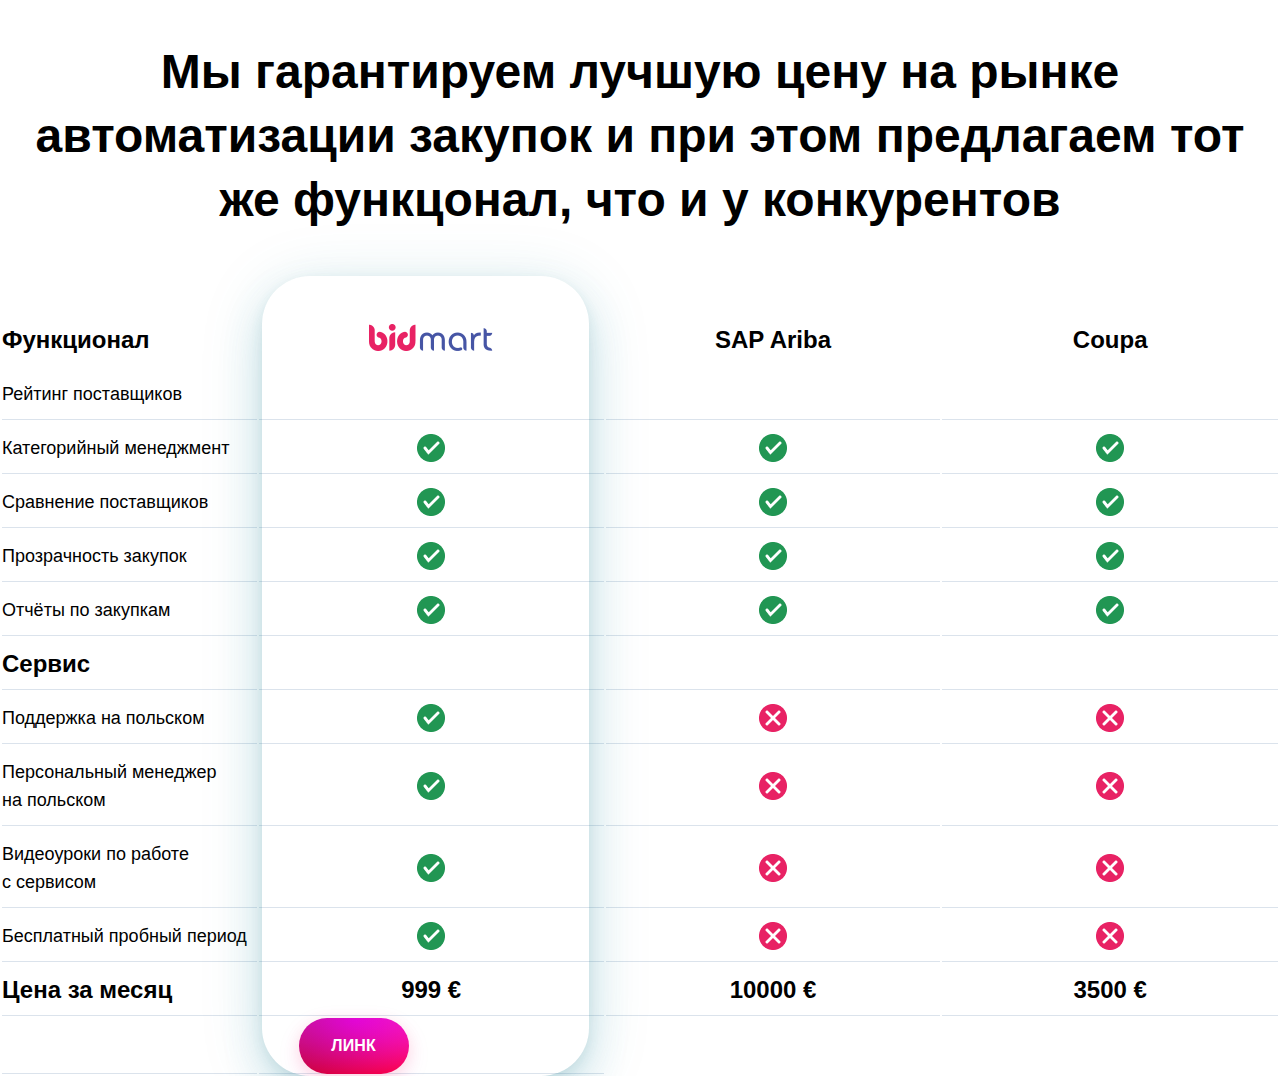
<file: adavantages.html>
<!DOCTYPE html>
<html lang="en">
<head>
  <meta charset="UTF-8">
  <meta http-equiv="X-UA-Compatible" content="IE=edge">
  <meta name="viewport" content="width=device-width, initial-scale=1.0">
  <link rel="stylesheet" href="css/style.css">
  <title>bidmart</title>
</head>
<body>
  

<main>
  <div class="container table-container">
    <div class="advantage-table__title">
      Мы гарантируем лучшую цену на рынке автоматизации закупок и при этом предлагаем тот же функцонал, что и у конкурентов
    </div>
   <table class="table">
     <thead class="table-column">
       <tr>
       <th class="table-line-title bold-title">
        Функционал
       </th>
       <th class="table-line-logo center-title">
        <img src="img/page2-logo.png" alt="">
      </th>
        <th class="table-column-title bold-title">
          SAP Ariba
        </th>
        <th class="table-column-title bold-title">
          Coupa
        </th>
      </tr>
     </thead>
     <tr>
       <td class="table-line-title">
        Рейтинг поставщиков   
       </td>
       <td class="icon__yes">
       </td>
       <td class="icon__yes">
      </td>
      <td class="icon__yes">
      </td>
     </tr>
     <tr>
      <td class="table-line-title">
        Категорийный менеджмент    
       </td>
       <td class="icon__yes">
         <img src="img/table-icon-ok.png" alt="">
      </td>
      <td class="icon__yes">
        <img src="img/table-icon-ok.png" alt="">
      </td>
      <td class="icon__yes">
        <img src="img/table-icon-ok.png" alt="">
     </td>
     </tr>
     <tr>
      <td class="table-line-title">
        Сравнение поставщиков    
      </td>
      <td class="icon__yes">
        <img src="img/table-icon-ok.png" alt="">
      </td>
      <td class="icon__yes">
        <img src="img/table-icon-ok.png" alt="">
      </td>
      <td class="icon__yes">
        <img src="img/table-icon-ok.png" alt="">
      </td>
     </tr>
     <tr>
      <td class="table-line-title">
        Прозрачность закупок  
      </td>
      <td class="icon__yes">
        <img src="img/table-icon-ok.png" alt="">
      </td>
      <td class="icon__yes">
        <img src="img/table-icon-ok.png" alt="">
      </td>
      <td class="icon__yes">
        <img src="img/table-icon-ok.png" alt="">
      </td>
     </tr>
     <tr>
      <td class="table-line-title">
        Отчёты по закупкам  
      </td>
      <td class="icon__yes">
        <img src="img/table-icon-ok.png" alt="">
      </td>
      <td class="icon__yes">
        <img src="img/table-icon-ok.png" alt="">
      </td>
      <td class="icon__yes">
        <img src="img/table-icon-ok.png" alt="">
      </td>
     </tr>
     <tr>
      <td class="table-line-title bold-title">
        Сервис 
      </td>
      <td class="icon__yes">
      </td>
      <td class="icon__yes">
      </td>
      <td class="icon__yes">
      </td>
     </tr>
     <tr>
      <td class="table-line-title">
        Поддержка на польском 
      </td>
      <td class="icon__yes">
        <img src="img/table-icon-ok.png" alt="">
      </td>
      <td class="icon__no">
        <img src="img/table-icon-no.png" alt="">
      </td>
      <td class="icon__no">
        <img src="img/table-icon-no.png" alt="">
      </td>
     </tr>
     <tr>
      <td class="table-line-title">
        Персональный менеджер на польском
      </td>
      <td class="icon__yes">
        <img src="img/table-icon-ok.png" alt="">
      </td>
      <td class="icon__no">
        <img src="img/table-icon-no.png" alt="">
      </td>
      <td class="icon__no">
        <img src="img/table-icon-no.png" alt="">
      </td>
     </tr>
     <tr>
      <td class="table-line-title">
        Видеоуроки по работе с сервисом
      </td>
      <td class="icon__yes">
        <img src="img/table-icon-ok.png" alt="">
      </td>
      <td class="icon__no">
        <img src="img/table-icon-no.png" alt="">
      </td>
      <td class="icon__no">
        <img src="img/table-icon-no.png" alt="">
      </td>
     </tr>
     <tr>
      <td class="table-line-title">
        Бесплатный пробный период  
      </td>
      <td class="icon__yes">
        <img src="img/table-icon-ok.png" alt="">
      </td>
      <td class="icon__no">
        <img src="img/table-icon-no.png" alt="">
      </td>
      <td class="icon__no">
        <img src="img/table-icon-no.png" alt="">
      </td>
     </tr>
     <tr>
       <td class="table-line-title bold-title">
        Цена за месяц
       </td>
       <td class="center-title bold-title">
        999 €
       </td>
       <td class="center-title bold-title">
        10000 €
       </td>
       <td class="center-title bold-title">
        3500 €
       </td>
     </tr>
     <tr>
       <td>

       </td>
       <td>
        
          <a href="" class="button table__button">линк</a>
         
       </td>
     </tr>
     <div class="zoom-block">

     </div>
   </table>
  </div>

</main>
</body>
</file>
<file: css/style.css>
@charset "UTF-8";
* {
  padding: 0;
  margin: 0;
  border: 0; }

*, *:before, *:after {
  -moz-box-sizing: border-box;
  -webkit-box-sizing: border-box;
  box-sizing: border-box; }

:focus, :active {
  outline: none; }

a:focus, a:active {
  outline: none; }

nav, footer, header, aside {
  display: block; }

html, body {
  background: var(--white-color);
  font-family: var(--font-family);
  color: var(--black-color);
  height: 100%;
  min-width: 100%;
  font-size: 100%;
  line-height: 1;
  font-size: 14px;
  -ms-text-size-adjust: 100%;
  -moz-text-size-adjust: 100%;
  -webkit-text-size-adjust: 100%; }

input, button, textarea {
  font-family: inherit; }

input::-ms-clear {
  display: none; }

button {
  cursor: pointer; }

button::-moz-focus-inner {
  padding: 0;
  border: 0; }

a, a:visited {
  text-decoration: none;
 }

a:hover {
  text-decoration: none; }

ul li {
  list-style: none; }

img {
  vertical-align: top; }

h1, h2, h3, h4, h5, h6 {
  font-size: inherit;
  font-weight: 400; }
/* ------------------------------------------------- */
/* ----------------------VARS-------------------------------------- */
:root {
  --white-color: #fff;
  --black-color: #000;
  /* bg colors */
  --bg-color-white: #EDF2F7;
  --block1-first-half-color: linear-gradient(270deg, #D7E2EC 0%, #FBFDFF 85.21%);
  --block1-second-half-color:#EFF4F9;
  --block-2-bg-color:#F9FBFB;
  --blolck-3-first-half-color:linear-gradient(90deg, #FFFCF9 0%, #EACFB0 100%) ;
  --block-3-bg-color: #F6EADC;
  /* border colors */
  --rectangel-color:#DBE3EC;
  /* font color */
  --grey-color:#6A7E80;
  --purple-color:#4655A5;
  /* fonts */
  --font-family:'Ubuntu', sans-serif;
  --bold-title-weight: 700;
  --regular-text-weight: 400;
  --H1-size: 48px;
  --H2-size: 32px;
  --H3-size: 24px;
  --H1-line-height: 64px;
  --H2-line-height: 42px;
  --h3-line-height: 32px;
  --big-text-size: 28px;
  --middle-text-size: 26px;
  --row-text-size: 18px;
  --big-text-line-height: 36px;
  --row-text-line-height:28px;
}

@import url('https://fonts.googleapis.com/css2?family=Roboto:ital@1&family=Ubuntu:wght@400;700&display=swap');
.block1{
  max-width: 1366px;
  margin: 31px auto;
  
}
/*  -----------------------------HEAD-MENU--------------------- */
.menu {
  display: flex;
  align-items: flex-end;
  justify-content: space-between;
  min-height: 35px;
}
.menu__group1 {
  display: flex;
  align-items: flex-end;
  margin-bottom: 10px;
}
.menu__logo {
  display: block;
  margin-right: 10px;
}
.menu__logo img {
  width: 124px;
  height: 27px;
}
.menu__text {
  margin-top: 10px;
  max-width: 136px;
  font-size: 10px;
  text-align: left;
  color: #708294;
  margin-right: 45px;
  white-space: nowrap;
}
.menu__enter, .menu__registr {
  position: relative;
  margin-right: 24px;
  font-size: 19px;
  font-weight: var(--bold-title-weight);
  line-height: 24px;
  color: var(--purple-color);
  text-decoration: underline;
  text-decoration-thickness: 1.5px;
  text-decoration-color: rgba(70, 85, 165, 0.5);
  text-underline-offset: 7px;
}
.menu__grop2 {
  display: flex;
  align-items: center;
}
.menu__question {
font-size: 18px;
font-weight: var(--regular-text-weight);
line-height: var(--row-text-line-height);
color: var(--grey-color);
}
.menu__question a {
  font-size: 19px;
  font-weight: var(--bold-title-weight);
  line-height: 24px;
  letter-spacing: -0.05em;
  color: var(--black-color);
  padding: 0 24px 0 11px;

}
.menu__button {
  margin-top: 2px;
  background: var(--bg-color-white);
  min-width: 195px;
  min-height: 40px;
  border-radius: 999px;
  display: flex;
  flex-direction: column;
  align-items: flex-start;
  padding: 8px 20px;
} 
.menu__link{
  font-feature-settings: 'tnum' on, 'lnum' on;
  font-size: 19px;
  font-weight: var(--bold-title-weight);
  line-height: 24px;
  text-decoration: underline;
  text-decoration-thickness: 1.5px;
  text-decoration-color: rgba(70, 85, 165, 0.5);
  text-underline-offset: 7px;
  color: var(--purple-color);
}

/* --------------MAIN-HEAD-BLOCK--------------------------------- */
.block1__main {
  margin: 122px auto;
}
.main__title {
  font-size: 64px;
  font-weight: var(--bold-title-weight);
  line-height: 72px;
  text-align: center;

}
.main__text {
  max-width: 584px;
  margin: 24px auto;
  font-size: 24px;
  font-weight: var(--regular-text-weight);
  line-height: var(--big-text-line-height);
  text-align: center;
}
.main__text span {
  background: rgba(255, 230, 0, 0.35);
} 
.main__rightrow {
  margin-top: 43px;
  display: flex;
  align-items: baseline;
  margin-left: calc(50% - 273px/2);
}
.main__item {
  margin-right: 149px;
}
.main__item:last-child {
  margin-right: 0px;
}
.button {
  display: flex;
  align-items: center;
  justify-content: center;
  width: 305px;
  height: 56px;
  letter-spacing: 0.01em;
  text-transform: uppercase;
  font-feature-settings: 'tnum' on, 'lnum' on;
  font-weight:var(--bold-title-weight);
  font-size: 16px;
  line-height: 24px;
  color: var(--white-color);
  letter-spacing: 0.01em;
  background: radial-gradient(100% 385.84% at 0% 100%, rgba(0, 0, 0, 0.2) 0%, rgba(0, 0, 0, 0) 100%) /* warning: gradient uses a rotation that is not supported by CSS and may not behave as expected */, radial-gradient(97.32% 97.32% at 50% 2.68%, rgba(251, 0, 255, 0.8) 0%, rgba(242, 213, 223, 0) 100%), linear-gradient(180deg, #E82299 0%, #FF0055 100%);
  box-shadow: 0px 2px 2px rgba(255, 255, 255, 0.01), 0px 2px 4px rgba(255, 255, 255, 0.1), 0px 4px 16px rgba(255, 0, 0, 0.1), 0px 8px 24px rgba(227, 18, 209, 0.1);
  border-radius: 999px;
}
.item__tit {
  position: relative;
  text-align: right;
  margin-bottom: 16px;
  min-width: 322px;
}
.item__tit a{
  font-size: 24px;
  font-weight: var(--bold-title-weight);
  line-height: 32px;
  color: var(--purple-color);
  text-decoration: underline;
  text-decoration-thickness: 1.5px;
  text-decoration-color: rgba(70, 85, 165, 0.5);
  text-underline-offset: 7px;
}
.item__tit::before {
  content: '';
  position: absolute;
  bottom: 0;
  left: 0;
  background: url(../img/play.png) 0 0 no-repeat;
  background-size: cover ;
  width: 48px;
  height: 48px; 
}

.item__body {
  font-size: 18px;
  font-weight: var(--regular-text-weight);
  line-height: var(--row-text-line-height);
  text-align: justify;
  max-width: 258px;
  margin-left: 50px;
  color: var(--grey-color);
}
.item__body span {
  color: #E82264;
}
.main__advantage {
  margin: 46px auto; 
  margin-bottom: 105px; 
  display: flex;
  max-width: 984px;
  align-items: flex-end;
}
.advantage-column {
  margin-right: 65px;
}
.advantage-column:last-child{
  margin-right: 0;
}
.advantage__item1 img{
  object-fit: cover;
  width: 95px;
  height: 83px;
}
.advantage__item2 img{
  object-fit: cover;
  width: 75px;
  height: 97px;
}
.advantage__item3 img{
  object-fit: cover;
  width: 65px;
  height: 72px;
}
.item__head {
  margin-top: 15px;
  font-size: var(--H3-size);
  font-weight: var(--bold-title-weight);
  line-height: var(--H2-line-height);
  text-align: left;

}
.item__text {
  margin-top: 8px;
  max-width: 285px;
  font-size: var(--row-text-size);
  font-weight: var(--regular-text-weight);
  line-height: var(--row-text-line-height);
  text-align: left;
  max-height: 84px;
}

/*-------------------------HEADER - MEDIA - MOBILE---------------------------*/

@media ( max-width: 1367px ){
  .menu{
    max-width: 957px;
    margin: 0 auto;
  }
  .main__rightrow{
    display: block;
    max-width: 957px;
    margin: 0 auto;
  }
  .main__item {
    margin: 0 auto;
  }
  .main__item a{
    margin: 0 auto;
    text-align: center;
  }
  .item__tit {
    margin: 25px auto;
    min-width: 0px;
    width: 300px;
  }
  .item__body {
    margin: 0 auto;
  }
}
@media ( max-width: 972px ) {
  .menu {
    width:fit-content;
    display: block;
    margin: 0 auto;
  }
}
@media (max-width: 576px) {
  .block1__main {
    margin:50px auto;
  }
  .main__advantage {
    margin-bottom: 0;
  }
  .menu {
    max-width: 360px;
  }
  .menu__group1 {
    text-align: center;
    flex-wrap: wrap;
  }
  .menu__grop2 {
    flex-wrap: wrap;
  }
  .menu__question a{
    padding: 0;
  }
  .main__title {
    line-height: 24px;
    font-size: 200%;
  }
  .main__text {
   
    font-size: 120%;
  }
  .advantage-column {
    margin: 0 auto;
    text-align: center;
  }
  .advantage-column:last-child {
    margin: 0 auto;
  }
  .main__advantage {
    margin: 10 auto 0 auto;
    flex-wrap: wrap;
  }
}

@media ( max-width: 350px ) {
  .menu{
    max-width: 220px;
  }
}
/* ----------------------------------MAIN/HEAD-INFO__BLOCK ------------------------------- */

.first-half {
  position: relative;
  width: 100%;
  height: 100%;
  background: var(--block1-first-half-color);
}
.container {
  max-width: 1367px;
  margin: 0 auto;
}
.first__row {
  display: flex;
  align-items: flex-start;
}
.first__item {
  padding: 142px 0 130px 0;
}
.first__title {
  max-width:  903px;
  font-size:  var(--H1-size);
  font-weight: var(--bold-title-weight);
  line-height: var(--H1-line-height);
  text-align: left;
  }
.first__text {
  max-width: 610px;
  font-size: 26px;
  font-weight: var(--regular-text-weight);
  line-height: var(--big-text-line-height);
  text-align: left;

}
.item__img {
  position: absolute;
  margin-top: 20px;
  left: calc(672 * 100% / 1366);
}
.item__img img {
  object-fit: contain;
  width: 683px;
  height: 376px;
}

/* --------------------------------------------------- */

.second-half {
  background: var(--block1-second-half-color);
}
.second__row {
  padding: 40px 0 137px 0;
  display: flex;
}
.second__column {
  margin-right: 32px;
}
.second-column:last-child {
  margin-right: 0;
}
.second__img{
  height: 96px;
  width: 96px;
  text-align: center;
  vertical-align:middle;
}
.logic img{
  object-fit: cover;
  height: 69px;
  width: 65px;
}
.clock img{
  object-fit: contain;
  width: 77px;
  height: 77px;
}
.message img{
  object-fit: contain;
  width: 77px;
  height: 77px;
}
.second__title {
  margin: 11px 0 24px 0;
  max-width: 434px;
  font-size: var(--H3-size);
  font-weight: var(--bold-title-weight);
  line-height: var(--H2-line-height);
  text-align: left;
}
.second__text {
  color: var(--grey-color);
  max-width: 434px;
  font-size: var(--row-text-size);
  font-weight: var(--regular-text-weight);
  line-height: var(--row-text-line-height);
  text-align: left;
}
/* -------------------MOBILE MEDIA - MAIN/HEAD-INFO__BLOCK -------------------*/
@media ( max-width: 1367px ) {
  .first__row {
    flex-wrap: wrap;
    margin: 0 auto;
  }
  .first__item {
    padding: 0;
    margin: 0 auto;
    text-align: center;
  }
  .item__img {
    position: static;
    margin: 0 auto;
    text-align: center;
  }
  .item__img img {
    position: static;
    object-fit: contain;
    
  }
  .first__title {
     padding-top: 10px;
    line-height: 30px;
    text-align: center;
    font-size: 200%;
    margin: 0 auto;
  }
  .first__text {
    text-align: center;
    margin: 0 auto;
    font-size: 120%;
  }
}
@media ( max-width: 747px ) {
  .first__title {
    padding-top: 20px;
    line-height: 24px;
  }
  .first__text {
    line-height: 24px;
  }
  .item__img{
    left: 0;
  }
  .item__img img{
    width: 290px;
    height: 276px;
  }
  .second__row {
    padding: 40px 0 40px 0;
    flex-wrap: wrap;
  }
  .second__column {
    margin: 0 auto;
  }
  .second__img, .second__title, .second__text {
    text-align: center;
  } 
  .second__title {
    font-size: 120%;
  }
  .second__text {
    font-size: 100%;
  }
  .second__img {
    margin: 0 auto;
  }
}

/* -------------------------INFO-MAIN-BLOCK-2-------------------------------- */
.info-block-2 {
  padding-top: 80px;
  background-color: var(--block-2-bg-color)
}

.block-2__title {
  font-size: var(--H1-size);
  font-weight: var(--bold-title-weight);
  line-height: var(--H1-line-height);
  text-align: center;
  padding-bottom: 24px;
}
.block-2__text {
  font-size: 26px;
  font-weight: var(--regular-text-weight);
  line-height: var(--big-text-line-height);
  text-align: center;
  margin-bottom: 73px;
}
.block-2__container {
  max-width: 1173px;
}
.block-2__group {
  max-width: 1173px;
  margin-left:calc(160 * 100% / 1366);
}

.group__row {
  margin-bottom: 169px;
  display: flex;
  align-items: center;
}
.group__row:last-child {
  margin-bottom: 0;
  padding-bottom: 167.5px;
}
.group__item {
  margin-right: 32px;
}
.group__item:last-child {
  margin-right: 0;
}
.group__title {
  margin-bottom: 24px;
  font-size: var(--H2-size);
  font-weight: var(--bold-title-weight);
  line-height: 42px;
  text-align: left;

}
.group__text {
  max-width: 434px;
  color: var(--grey-color);
  font-size: var(--big-text-size);
  font-weight: var(--regular-text-weight);
  line-height: var(--big-text-line-height);
  text-align: left;

}
.group__border {
  position: relative;
  padding-top: 20px;
  width: 667px;
  height: 420px;
  background: linear-gradient(180deg, #F1F5F8 47.4%, #FFFFFF 100%); 
  border-radius: 5px;
  box-shadow: 0px -2px 0px 2px var(--white-color), 0px -10px 40px 0px rgba(69, 130, 134, 0.2);
}

.group__bg {
  margin: 0px 0 0 20px;
  border-radius: 5px; 

}
.group__border::before {
  content: '';
  top: 367.65px;
  right: -6%;
  position: absolute;
  width: 747px;
  height: 60px;
  background: var(--block-2-bg-color);
}
.group__bg img{
  object-fit: cover;
  width: 628px;
  height: 387px;
}
.twobg img {
  object-fit: contain;
}
.threebg img {
  object-fit: contain;
  height: 367.65px;
}
.fourbg img{
  object-fit: fill;
  width: 628.42px;
}
/* ----------------------------MOBILE-MAIN-BLOCK-2---------------------------- */
@media ( max-width: 1367px ) {
  .block-2__group  {
    margin: 0 auto;
  }
  .group__row {
    margin: 0 auto;
    flex-direction: column;
  }
  .group__title {
    text-align: center;
  }
  .group__text {
    text-align: center;
  }
  .group__text {
    margin-bottom: 20px;
  }
}

@media ( max-width: 747px ) {
  .info-block-2 {
    padding-top: 20px;
  }
  .block-2__title {
    margin: 0 auto;
    line-height: 24px;
    font-size: 200%;
  }
  .block-2__text {
    margin: 0 auto;
    line-height: 24px;
    font-size: 120%;
  }
  .group__row:last-child {
    margin-bottom: 0;
    padding-bottom: 50px;
  }
  .group__item {
    width: 100%;
    margin: 0 auto;
  }
  .group__title {
    margin: 0 auto;
    font-size: 120%;
  }
  .group__text {
      margin: 0 auto;
      font-size: 100%;
  }
  .group__border {
    margin: 0 auto;
    width: 350px;
    height: 233px;
  }
  .group__border::before {
    height: 40px;
    width: 355px;
    left: -1%;
    top: 200px;
  }
  .group__bg {
    margin: 0 auto;
    text-align: center;
  }
  .group__bg img{
    width: 321px;
    height: 200px;
  }

}
@media( max-width:370px) {
  .block-2__title{
    font-size: 170%;
  }
  .group__bg img{
    width: 310px;
    height: 200px;
  }
  .group__border {
    margin: 0 auto;
    width: 310px;
    height: 233px;
  }
  .group__border::before {
    height: 40px;
    width: 310px;
    left: 0;
    top: 200px;
  }
}

/* -------------------------MAIN-BLOCK-3----------------------------- */

.block-3__half-one {
  width: 100%;
  background: var(--blolck-3-first-half-color) ;
}
.half-one__row {
  padding-top: 156px;
  display: flex;
  align-items: flex-end;
  padding-bottom: 68px;
}
.half-one__title {
  margin: 0 32px 80px 0;
  max-width: 667px;
  font-size: var(--H1-size);
  font-weight: var(--bold-title-weight);
  line-height: var(--H1-line-height);
  text-align: left;
}

.half-one__img img {
  width: 667px;
  height: 445px;
  object-fit: contain;
}
.block-3__half-two {
  min-height: 540px;
  position: relative;
  background: var(--block-3-bg-color);
  width: 100%;
  z-index: 2;
}
.half-two__row {
  background: transparent;
  position: absolute;
  top: -28px;
  display: flex;
  align-items: flex-start;
  padding-bottom: 224px;
  z-index: 1;
}
.two-row__column {
  margin-right: 32px;
}
.two-row__column:last-child {
  margin-right: 0;
}
.two-row__img {
  width: 64px;
  height: 64px;
}
.two-row__title {
  margin: 23.65px 0 16px 0;
  max-width: 318px;
  font-size: var(--H3-size);
  font-weight: var(--bold-title-weight);
  line-height: var(--H2-line-height);
  text-align: left;
}
.two-row__text {
  font-size: var(--row-text-size);
  font-weight: var(--regular-text-weight);
  line-height: var(--row-text-line-height);
  text-align: left;
  max-width: 318px;
  color: var(--grey-color);
}
/* ----------------------------------MAIN-BLOCK-3 MOBILE----------------------- */
@media ( max-width: 1367px ) {
  .block-3__half-two{
    min-height: 600px;
  }
  .half-one__row {
    padding-top: 50px;
    margin: 0 auto;
    flex-wrap: wrap;
  }
  .half-one__title {
    text-align: center;
    margin: 0 auto;
  }
  .half-one__img {
    margin: 0 auto;
  }
  .half-two__row{
    left: 24%;
    margin: 0 auto;
    flex-wrap: wrap;
    max-width: 720px;
    padding-bottom: 0;
  } 
  .two-row__column {
    margin: 0 auto;
  }

}
@media ( max-width:853px ) {
  .block-3__half-two{
    min-height: 1100px;
  }
  .two-row__column:last-child{
    margin: 0 auto;
  }
  .group__border::before {
    width: 717px;
    left:-5%;
  }
}
@media ( max-width: 747px ) {
  .block-3__half-two{
    min-height: 850px;
  }
  .half-one__title {
    line-height: 24px;
    font-size: 200%;
  }
  .half-one__img img {
    width: 340px;
    height: 210px;
  }
  .two-row__title {
    font-size: 120%;
  }
  .two-row__text {
    font-size: 100%;
  }
  .group__border::before {
    width: 350px;
    left: 0%;
  }
}
@media ( max-width: 430px) {
  .block-3__half-two{
    min-height: 1100px;
  }
  .half-one__img {
    max-width: 310px;
  }
  .half-one__img img {
    width: 300px;
    height: 210px;
  }
  .group__border::before {
    width: 310px;
    left: 0%;
  }
}

/* ---------------------------  INFO-BLOCK-4 ------------------------------- */

.info-block-4 {
  padding: 249px 0 261px 0;
  background: var( --block-2-bg-color);
}

.block-4 {
  max-width: 1133px;
}
.block-4__row {
  display: flex;
}
.block-4__column {
  margin-right: 100px;
  max-width: 466px;
}
.block-4__column:last-child{
  margin-right: 0;
}
.rectangel {
 
  width: 1px;
  background: var(--rectangel-color);
}
.bolck-4-column__head {
  color: var(--black-color);
  font-size: var(--H2-size);
  font-weight: var(--bold-title-weight);
  line-height: var(--H2-line-height) ;
  text-align: left;
}
.form-head{
  font-size: var(--H3-size);
  line-height: var(--h3-line-height);
}
.block-4-column__text {
  margin: 16px 0px 53px 0;
  color: var(--black-color);
  font-size: var(--middle-text-size);
  font-weight: var(--regular-text-weight);
  line-height: var(--big-text-line-height);
}
.form-text{
  margin: 24px 0px 49px 0;
  font-size: var(--row-text-size);
  line-height: var(--row-text-line-height);
}
.block-4-column__img img{
  object-fit: cover;
  width: 466px;
height: 381px;
}


.form-title {
  display: block;
  color: var(--grey-color);
  font-size: 12px;
  line-height: 16px;
  text-transform: uppercase;
  font-feature-settings: 'tnum' on, 'lnum' on;
  margin-bottom: 8px;
}
.email-title{
  margin-top: 16px;
}
.form__select{
  display: flex;
  align-items: center;
}
.form__icon {
  background-color: var(--bg-color-white);
  width: 122px;
  height: 56px;
  display: flex;
  align-items: center ;
  justify-content: center;
  border-top-left-radius: 8px;
  border-bottom-left-radius: 8px;
}
.form__icon select{
  background-color: var(--bg-color-white);
  font-weight: 700;
  font-size: 16px;
  line-height: 16px;
}
.form__icon select option{
font-weight: 700;
}
.form__icon img{
  width: 24px;
  height: 16px;
}
.block-4-tel{
  width: 344px;
  height: 56px;
}

#tel{
  font-size: 18px;
  font-weight: var(--regular-text-weight);
  color: var(--grey-color);
  color: transparent;
  padding-left: 11px;
  border: 1px solid var(--rectangel-color);
  border-left: none;
  border-top-right-radius: 8px;
  border-bottom-right-radius: 8px;
}
#tel::placeholder{
  opacity: 0.4;
}
#tel:focus{
  color: var(--black-color);
}
#email{
  font-size: 18px;
  font-weight: var(--regular-text-weight);
  color: var(--grey-color);
  display: block;
  width: 100%;
  height: 56px;
  border: 1px solid var(--rectangel-color);
  border-radius: 8px;
  padding-left: 11px;

}
#email::placeholder{
  opacity: 0.4;
}
#email:focus{
  color: var(--black-color);
}
.form-button {
  margin: 40px 0 16px 0;
 width: 288px;
}
.form__accept {
  padding-left: 24px;
  color: var(--grey-color);
  font-size: 14px;
  line-height: 24px;
}
.form__accept a{
  color: var(--grey-color);
  font-size: 14px;
  line-height: 24px;
  border-bottom: 1px solid var(--grey-color);
}

/* ----------------------------- MOBILE-BLOCK-4----------------------------- */
@media(max-width:1150px){
  .info-block-4{
    padding: 100px 0 110px 0;
  }
  .block-4__row{
    max-width: 466px;
    display: block;
    margin: 0 auto;
  }
  .bolck-4-column__head{
    width: 466px;
    text-align: center;
  }
  .block-4-column__text{
    width: 466px;
    text-align: center;
  }
  .form-button{
    margin: 30px auto 10px auto;
  }
  .form__accept{
    width: fit-content;
    margin: 0 auto;
  }
}
@media (max-width:500px) {
  .info-block-4{
    padding: 100px 0 110px 0;
  }
  .block-4__row{
    max-width: 311px;
  }
  .bolck-4-column__head{
    width: 300px;
    margin: 0 auto;
    font-size: calc(var(--H2-size) - 6px);
    text-align: center;
  }
  .block-4-column__text{
    width: 300px;
    margin: 10px auto 10px auto;
    text-align: center;
    font-size: calc(var(--middle-text-size) - 6px);
  }
  .block-4-column__img {
    width: 310px;
    height: 231px;
    margin: 0 auto;
  }
  .block-4-column__img img{
    margin: 0 auto;
    object-fit: contain;
    width: 310px;
    height: 231px;
  }
  .block-4-tel{
    width: 200px;
  }
}

/* ------------------------INFO-BLOCK-5 ------------------------------------*/


.info-block-5 {
  background: var(--white-color);
  padding: 116px 0;
}

.block-5__head {
  max-width: 1134px;
  margin: 0 auto;
  text-align: center;
  color: var(--black-color);
  font-weight: var(--bold-title-weight);
  font-size: var(--H1-size);
  line-height: var(--H1-line-height);
}
.block-5__slider {
  display: flex;
  align-items: center;
  max-width: 1334px;
  margin: 0 auto;
}
.slider__button {
  width: 19.94px;
  height: 52px;
  cursor: pointer;
}
.slider__button img{
  width: 19.94px;
  height: 52px;
  object-fit: contain;
}

.slider__item {
  display: flex;
  align-items: center;
  margin: 48px 149px 0 32px;
  max-width: 1016px;
}

.left {
  margin: 92px 32px 0 0;
  max-width: 317px;
}
.slider__logo {
  height: 50px;
  width: 220px;
}
.slider__logo img{
  height: 50px;
  width: 220px;
  object-fit: contain;
}
.slider__title {
  margin: 23px 0 4px 0;
  color: var(--black-color);
  font-weight: var(--bold-title-weight);
  font-size: var(--H3-size);
  line-height: var(--h3-line-height);
}
.slider__subtitle {
  color: var(--grey-color);
  font-size: 14px;
  line-height: 24px;
  margin-bottom: 16px;

}
.slider__text {
  color: var(--grey-color);
  font-size: var(--big-text-size);
  line-height: var(--big-text-line-height);
}
.slider__text span{
  color: var(--purple-color);
  text-decoration: underline;
}

.block-5__separator{
  height: 500px;
}
.middle {
  margin:24px 0 0 114px;
  max-width: 319px;
}
.slider__headline {
  display: flex;
  align-items: center;
}
.headline__first a{
  color: var(--black-color);
  font-size: 19px;
  line-height: 24px;
}
.headline__crop {
  background: #E82264;
  width: 7px;
  height: 7px;
  border-radius: 141px;
  margin: 0 16px;
}
.headline__href a{
  font-size: 19px;
  font-weight: var(--bold-title-weight);
  line-height: 24px;
  color: var(--purple-color);
  border-bottom: 1px solid rgba(70, 85, 165, 0.5)
}
.middle-title{
  margin: 40px 0 4px 0;
}
.slider__feedback{
  font-feature-settings: 'tnum' on, 'lnum' on;
  text-align: left;
  color: var(--grey-color);
  font-weight: var(--regular-text-weight);
  font-size: var(--row-text-size);
  line-height: var(--row-text-line-height);
  margin-bottom: 16px;
  max-width: 310px;
}
.slider__feedback p{
  padding-bottom: 32px;
}
.slider__openall a{
  color: var(--purple-color);
  font-weight: var(--regular-text-weight);
  font-size: var(--row-text-size);
  line-height: var(--row-text-line-height);
  border-bottom: 1px solid rgba(70, 85, 165, 0.5)
}
.slider__img{
  margin: 75px 0 0 32px;
}
.slider__img img{
  width: 201px;
  height: 275.82px;
  object-fit: contain;
}
.next {
  display: flex;
  align-items: center;
  justify-content: center;
  width: 85px;
  height: 500px;
  background: var(--rectangel-color); 
  opacity: 0.4;
  border: 1px solid var(--rectangel-color);
  border-radius: 122px;
}


.block-5__slider-separator {
  margin-top: 10px;
  background: linear-gradient(180deg, rgba(69, 94, 133, 0) 0%, #415C84 100%);
  opacity: 0.05;
  height: 10px;
}


.block-5__sliderline {
  display: flex;

}
.sliderline__item {
  cursor: pointer;
  display: flex;
  flex-direction: column;
  align-items: center;
  justify-content: center;
  margin-right: 32px;
  width: 201px;
  height: 148px;
}
.sliderline__item:last-child{
  margin-right: 0;
}
.sliderline__logo{
  object-fit: contain;
  min-height: 64px;
  opacity: 0.54;
}
.sliderline__logo img{
  
  opacity: 0.54;
}
.logo1 img{
  width: 166px;
  height: 37.54px;
  position: relative;
  top: calc(50% - 37.54px/2 - 0.23px);
}
.logo2 img{
  width: 91.59px;
  height: 64px;
  position: relative;
  top: calc(50% - 64px/2);
}
.logo3 img{
  width: 166px;
  height: 37.54px;
  object-fit: cover;
  position: relative;
  top: calc(50% - 37.54px/2 - 0.23px);
}
.logo4 img{
  width: 81.72px;
  height: 64px;
  position: relative;
  top: calc(50% - 64px/2);
}
.logo5 img{
  width: 92.38px;
  height: 64px;
  position: relative;
  top: calc(50% - 64px/2);
}
.logo6 img{
  width: 110.67px;
  height: 64px;
  position: relative;
  top: calc(50% - 64px/2);
}
.sliderline__title {
  margin: 8px 0 8px 0;
  text-align: center;
  font-size: 16px;
  line-height: 24px;
  color: var(--purple-color);
  font-weight: var(--bold-title-weight);
  cursor: pointer;
  text-decoration: underline;
  text-decoration-thickness: 1.5px;
  text-decoration-color: rgba(70, 85, 165, 0.5);
  text-underline-offset: 7px;
  opacity: 1;
}
.sliderline__subtitle {
  color: var(--grey-color) !important;
  font-size: 12px;
  line-height: 12px;
  opacity: 0.3;
}
.active{
  background-color:var(--bg-color-white);
  color: var(--black-color);
  text-decoration: none;
  opacity: 1;
}
.active img{
  opacity: 1;
}
/* -------------------------MOBILE-BLOCK-5-SLIDER=------------------------- */
@media (max-width:1310px) {
  
.block-5__head{
  font-size: calc(var(--H1-size) - 6px);
}


  .slider__item{
    max-width: 767px;
    flex-wrap: wrap;
    min-height: 0;
    margin: 10px auto;
    height: 100%;  
    text-align: center;
  }
  .block-5__separator{
    width: 0;
    height: 0;
  }
  .slider__column{
    margin: 10px auto;
  }
  .slider__img{
    margin: 10px auto;
  }
  .left{
    margin: 0 auto;
    text-align: center  ;
  }
  .block-5__sliderline{
    flex-wrap: wrap;
  }
  .sliderline__item{
    margin: 0 auto;
  }
  .sliderline__item:last-child{
    margin: 0  auto;
  }
}
@media (max-width:747px){
  .info-block-5{
    padding: 50px 0;
  }
  .block-5__head{
    line-height: 24px;
    font-size: 200%;
    margin:10px auto;
  }
  .slider__logo{
    margin: 0 auto;
  }
  .sliderline__item{
    max-width: 150px;
  }
  .sliderline__logo img{
    max-width: 150px;
  }
}
@media (max-width:500px){
  .slider__button{
    width: 0;
    height: 0;
  }
  .slider__button img{
    width: 0;
    height: 0;
  }
}
/* ----------------------------------INFO-BLOCK-6-------------------------- */

.info-block-6 {
  padding: 92px 0 0 0;
}
.main__title {
  margin: 0 0 48px 0;
}
.block-6__second-slider {
  margin: 0 auto;
  max-width: 1303px;
  display: flex;
  align-items: center;
}
.second-slider__button {
  cursor: pointer;
}
.second-slider__button img{
  width: 19.94px;
  height: 52px;
}
.second-next img{
  width: 19.94px;
  height: 52px;
}
.second-slider__item {
  max-width: 1016px;
  display: flex;
  margin: 0 182.45px 0 64px;

}
.second-slider__column {
  margin-left: 117px;
  font-weight: var(--regular-text-weight);
  color: var(--grey-color);
  font-size: var(--row-text-size);
  line-height: var(--row-text-line-height);
}
.second-slider__headline {
  justify-content: center;
}

.second-headline__first a{
  font-size: 19px;
  font-weight: var(--bold-title-weight);
  line-height: 24px;
  color: var(--purple-color);
  border-bottom: 1px solid rgba(70, 85, 165, 0.5)
}

.second-headline__href a{
  color: var(--black-color);
  font-size: 19px;
  line-height: 24px;
  border-bottom: none;
}

.second-slider__openall {
  margin-top: 12px;
}
.block-6-sliderline__title {
  color: var(--black-color);
  border-bottom: none;
  opacity: 0.3;
  text-decoration: none;
}
.active {
  opacity: 1;
}
/* -------------------------  MOBILE-BLOCK-6-SLIDER-------------------------- */
@media (max-width: 1311px) {


  .second-slider__item{
    margin: 0 auto;
  }
}

@media(max-width:747px) {
  .second-slider__item{
    flex-wrap: wrap;
    text-align: center;
    margin: 0 auto;
  }
  .second-slider__left{
    text-align: center;
  }
  .second-slider__column{
    margin: 0 auto;
  }
  .second-slider__button img{
    width: 0;
    height: 0;
  }
}

/* --------------------------------INFO-BLOCK-7---------------------------- */
.info-block-7{
  margin-top: 92px;
  background: url(../img/block-7__background.png);
  background-repeat: no-repeat;
  background-size: cover;
  width: 100%;
  height: 100%;
}

.block-7__content {
  max-width: 1289px;
 margin: 0 auto;
 padding: 184px 0 208px 0;
  display: flex;
}
.block-7__title {
  padding-top: 47px;
  max-width: 667px;
  margin-right: 117px;
  color: var(--white-color);
  font-weight: var(--bold-title-weight);
  font-size: var(--H1-size);
  line-height: var(--H1-line-height);
}
.block-7__title span{
  background: #FFE60059;
}
.block-7__card{
  margin-top: 20px;
  background-color: var(--white-color);
  max-width: 466px;
  box-shadow: 16px -18px #DDE2DE, 32px -34px #BDC7BF;
}
.card-content{
  padding: 0 0 64px 33px;
}
.card-title {
  padding: 40px 0;
  color: var(--black-color);
  font-weight: var(--bold-title-weight);
  font-size: var(--H3-size);
  line-height: var(--h3-line-height);
}
.card-text {
  font-weight: var(--regular-text-weight);
  font-size: var(--row-text-size);
  line-height: var(--row-text-line-height);
}
.check-title{
  display: block;
  padding: 40px 0 8px 0;
  color: var(--grey-color);
  font-weight: var(--regular-text-weight);
  font-size: 12px;
  line-height: 16px;
  text-transform: uppercase;
  font-feature-settings: 'tnum' on, 'lnum' on;
}
.block-7__radiobutts {
  margin-bottom: 16px;
  display: flex;
}
.radiobutts__item{
  cursor: pointer;
  margin-right: 9px;  
  width: 128px;
  height: 112px;
  border-radius: 8px;
  border: 1px solid var(--rectangel-color);
  padding: 2px 0 16px 2px;
}
.radiobutts__item:last-child{
  margin-right: 0;
}
.radiobutts__item input[type="radio"] {
  display: none;
}
.radiobutts__item label{
  display: inline-block;
	cursor: pointer;
	position: relative;
  user-select: none;
}
.radiobutts__item label::before{
  content: '';
  display: inline-block;
  width: 16px;
  height: 16px;
  position: absolute;
  left: 0;
  top: -12px;
  background: url(../img/radiobut-unactive.png) 0 0 no-repeat;
  background-size: contain;
}
.radiobutts__item input[type=radio]:checked + label::before {
  background: url(../img/radiobut__active.png) 0 0 no-repeat;
  background-size: contain;
}
.radio-img{
  text-align: center;
}
.radiobutts__item img{
  width: 48px;
  height: 48px;
}
.radiobutts-title{
  padding-top: 16px;
  margin: 0 auto;
  text-align: center;
  font-weight: var(--bold-title-weight);
  font-size: 16px;
  line-height: 16px;
}


.block-7__input{

  font-size: 18px;
  font-weight: var(--regular-text-weight);
  color: var(--grey-color);
  color: transparent;
  padding-left: 11px;
  width: 280px;
  height: 56px;
  border: 1px solid var(--rectangel-color);
  border-left: none;
  border-top-right-radius: 8px;
  border-bottom-right-radius: 8px;

}
.block-7-form-button {
  margin: 40px 0 16px 0;
}
.block-7__accept{
  padding-left: 0;
}

.form__accept input[type="checkbox"] {
  opacity: 0;
}
.form__accept label {
  display: inline-block;
	cursor: pointer;
	position: relative;
  user-select: none;
}
.form__accept label::before {
  content: '';
  position: absolute;
  bottom: 0;
  right: 0;
  display: inline-block;
  width: 16px;
  height: 16px;
  border: 1px solid #BFBBAC;
  border-radius: 2px;
  background-repeat: no-repeat;
  background-size: contain;
  background-position: center center;
  background-image: none;
}
.form__accept input[type="checkbox"]:checked + label::before {
  background-image: url(../img/check__active.png);
}
.radio-active{
  color: #E82264;
  border: 2px solid #E82264;
}

/* -----------------------BLOCK-7-MOBILE----------------------------------- */

@media (max-width: 950px) {
  .block-7__content{
    margin: 0 auto;
    flex-wrap: wrap;
  }
  .block-7__title{
    margin: 0 auto;
    text-align: center;
    margin-right: 0;
  }
  .block-7__card {
    margin: 40px auto;
    max-width: 466px;
  }
}
@media (max-width:500px) {
  .block-7__title{
    font-size: 250%;
    line-height: 32px;
  }
  .card-content{
    padding: 0 0 64px 0;
  }
  .block-7__radiobutts{
    display: block;
    margin: 0 auto;
  }
  .radiobutts__item{
    margin: 0 auto;
  }
  .radiobutts__item:last-child{
    margin: 0 auto;
  }
 
  
  .block-7__input{
    width: 100%;
  }
  .block-7-form-button{
    width: 280px;
    margin: 16px auto;
  }
}
/* -------------------------------- BLOCK-8 -------------------------------- */
.info-block-8 {
  background-color: var(--white-color);
}
.block-8__content {
  max-width: 1133px;
  margin: 0 auto;
  padding: 270px 0 227px 0;
}
.block-8__head {
  text-align: center;
  font-weight: var(--bold-title-weight);
  font-size: var(--H1-size);
  line-height: var(--H1-line-height);
}
.block-8__row {
  margin: 0 auto;
  padding-top:61px;
  display: flex;
}
.block-8__column {
  max-width: 466px;
  margin-right: 100px;
}
.block-8__column:last-child{
  margin-right: 0;
}
.block-8__column:first-child{
  margin-top: 32px;
}
.block-8__title-img-row {
  display: flex;
  justify-content: flex-start;
  align-items: center;
}
.block-8-img {
  width: 64px;
  height: 64px;
  margin-right: 24px;
  display: flex;
  text-align: center;
  justify-content: center ;
}
.block-8-img:last-child{
  margin-top: 5px;
  margin-right: 0;
}
.block-8-img:first-child img{
  width: 54px;
  height: 54px;
  object-fit: contain;
}
.block-8-img:nth-child(2) img{
  width: 59px;
  height: 59px;
  object-fit: contain;
}
.block-8-img:nth-child(3) img{
  width: 64px;
  height: 64px;
  object-fit: contain;
}
.block-8-img:last-child img{
  width: 52px;
  height: 55px;
  object-fit: contain;
}
.block-8__column-title {
  padding: 40px 0 16px 0;
  font-weight: var(--bold-title-weight);
  font-size: var(--H2-size);
  line-height: var(--H2-line-height);
}
.block-8__column-text {
  font-weight: var(--regular-text-weight);
  font-size: var(--big-text-size);
  font-weight: var(--big-text-line-height);
  font-feature-settings: 'tnum' on, 'lnum' on;
  opacity: 0.6;
}
.block-8__column-head-img img{
  width: 94px;
  height: 96px;
}

/* --------------------------- MOBILE-BLOCK-8------------------------------- */
@media (max-width:840px) {
  .block-8__content{
    padding: 170px 0 127px 0 ;
  }
  .block-8__row{
    margin: 0 auto;
    display: block;
  }
  .block-8__separator{
    width: 0;
    height: 0;
    margin: 0;
  }
  .block-8__column{
    margin: 20px auto;
  }
  .block-8__column:last-child{
    margin: 0 auto;
  }
  @media (max-width:500px) {
    .block-8__head{
      font-size: 200%;
      line-height: 24px;
    }
    .block-8__column-title{
      text-align: center;
      font-size:200%;
    }
    .block-8__column-text{
      text-align: center;
      font-size: 150%;
    }
    .block-8__title-img-row{
      justify-content: center;
    }
    .block-8__column-head-img{
      text-align: center;
    }
  }
} 

/*------------------------------ BLOCK-9 ------------------------------  */

.block-9-firsthalf {
  min-height: 540px;
  background: var(--block1-first-half-color);
}
.block-9-firsthalf__content {
  position: relative;
  padding: 77px 0 0 0;
  margin: 0 auto;
  max-width: 1366px;
  display: flex;
  align-items: center;
}
.block-9-firsthalf-title {
  margin-top: 160px;
  text-align: left;
  width: 650px;
  font-weight: var(--bold-title-weight);
  font-size: var(--H1-size);
  line-height: var(--H1-line-height);
}
.block-9-firsthalf-img {
  position: absolute;
  top: 80px; 
  left: 470px;
  z-index: 2;
}
.block-9-firsthalf-img img{
  width: 642px;
  height: 545px;
}
.block-9-secondhalf {
  background-color: var(--block1-second-half-color);
  position: relative;
  z-index: 2;
}
.block-9-secondhalf__content {
  margin: 0 auto;
  max-width: 1366px;
  padding: 40px 0 200px 0;
  display: flex;
}
.block-9-secondhalf__column {
  max-width: 434px;
  margin-right: 32px;
}
.block-9-secondhalf__column:first-child{
 margin-right: 39px;

}
.block-9-secondhalf__column:last-child{
  margin-right: 0;
}
.block-9-secondhalf__img {
  text-align: center;
  width: 96px;
  height: 96px;
  margin-bottom: 24px;
}
.block-9-secondhalf__img:first-child img{
  width: 69px;
  height: 77px;
}
.block-9-secondhalf__img:nth-child(2) img{
  width: 77px;
  height: 77px;
}
.block-9-secondhalf__img:last-child img{
  width: 85px;
  height: 61px;
}
.block-9-secondhalf__text {
  color: var(--black-color);
  font-weight: var(--regular-text-weight);
  font-size: var(--big-text-size);
  line-height: var(--big-text-line-height);
}
/* -----------------------------MOBILE-BLOCK-9------------------------------- */
@media (max-width:1133px) {
  .block-9-firsthalf__content{
    display: block;
  }
  .block-9-firsthalf-title{
    width: fit-content;
    margin: 0 auto;
    text-align: center;
  }
  .block-9-firsthalf-img{
    position: static;
    margin: 0 auto;
    text-align: center;
  }
  .block-9-secondhalf__content{
    margin: 0 auto;
    flex-wrap: wrap;
  }
  .block-9-secondhalf__column{
    margin: 0 auto;
  }
}
@media (max-width:675px) {
  .block-9-firsthalf-img img{
    width: 310px;
    height: 270px;
  }
}
@media (max-width:500px) {
  .block-7__card{
    box-shadow: none;
  }
  .block-9-secondhalf__column{
    text-align: center;
    margin: 0 auto;
  }
  .block-9-secondhalf__column:first-child {
    margin: 0 auto;
  }
  .block-9-secondhalf__column:last-child {
    margin: 0 auto;
  }
  .block-9-firsthalf{
    min-height: fit-content;
  }
  .block-9-firsthalf-title{
    font-size: 200%;
    line-height: 24px;
  }
  .block-9-secondhalf__content{
    display: block;
    text-align: center;
    padding: 20px 0 100px 0;
  }
  .block-9-secondhalf__img{
    margin: 0 auto;
    text-align: center;
  }
  .block-9-firsthalf-img img{
    max-width: 290px;
  }
  .block-9-secondhalf__text{
    font-size: 120%;
    line-height: 24px;
  }
}

/* --------------------------------BLOCK-10 --------------------------------- */


.block-10-content{
  padding: 229px 0 259px 0;
}

.block-10__head {
  text-align: center;
  color: var(--black-color);
  font-weight: var(--bold-title-weight);
  font-size: var(--H1-size);
  line-height: var(--H1-line-height);
}
.block-10__row {
  margin-top: 80px;
  display: flex;
}
.block-10__column {
  max-width: 318px;
  margin-right: 32px;
}
.block-10__column:last-child{
  margin-right: 0;
}
.block-10__img {
  width: 96px;
  height: 96px;
}
.first-column-img img{
  width: 81px;
  height: 77px;
}
.second-column-img img{
  width: 77px;
  height: 77px;
}
.third-column-img img{
  width: 77px;
  height: 77px;
}
.four-column-img img{
  width: 85px;
  height: 61px;
}
.block-10__title {
  margin: 32px 0 16px 0;
  font-weight: var(--bold-title-weight);
  font-size: var(--H3-size);
  line-height: var(--h3-line-height);
}
.block-10__text {
  color: var(--grey-color);
  font-size: var(--row-text-size);
  line-height: var(--row-text-line-height);
  font-feature-settings: 'tnum' on, 'lnum' on;
}
.block-10__text p{
  padding-top: 10px;
}
/* --------------------------- MOBILE-BLOCK-10 --------------------------- */

@media (max-width:1000px) {
  .block-10__row{
    max-width: 950px;
    margin: 0 auto;
    flex-wrap: wrap;
  }
  .block-10__column{
    margin: 10px auto;
  }
  .block-10__column:last-child{
    margin: 0 auto;
  }
}
@media (max-width:500px) {
  .block-10-content{
    padding: 129px 0 159px 0;
  }
  .block-10__row{
    padding: 30px;
  }
  .block-10__column{
    text-align: center;
  }
  .block-10__img{
    margin: 0 auto;
  }
  .block-10__head{
    font-size: 200%;
    line-height: 24px;
  }
  .block-10__title{
    font-size: 160%;
  }
  .block-10__text{
    font-size: 150%;
  }
}

/* -------------------------------- BLOCK-11 --------------------------------- */

.info-block-11 {
  background: url(../img/block-11-bg.png) no-repeat;
  background-size: cover;
  background-position: center;
  width: 100%;
  height: 100%;
}
.block-11__content {
  max-width: 1133px;
  padding: 200px 0 427px 0;
  margin: 0 auto;
}
.block-11__title {
  text-align: center;
  color: var(--black-color);
  font-weight: var(--bold-title-weight);
  font-size: 64px;
  line-height: 72px;
}
.block-11__text {
  margin: 32px auto 41px auto;
  text-align: center;
  max-width: 693px;
  font-weight: var(--regular-text-weight);
  font-size: var(--big-text-size);
  line-height: var(--big-text-line-height);
}
.block-11__text span{
   background: rgba(255, 230, 0, 0.35);
   font-weight: var(--bold-title-weight);
}
.block-11__button {
  letter-spacing: 0.01em;
text-transform: uppercase;
font-feature-settings: 'tnum' on, 'lnum' on;
  margin: 0 auto;
  width: 252px;
}

/* -----------------------------  MOBILE-BLOCK-11 ------------------------- */
@media (max-width:906px) {
  .block-11__title{
    font-size: 250%;
    line-height: 36px;
  }
  .block-11__text{
    font-size: 150%;
  }
}
@media (max-width:510px) {
  .block-11__content{
    padding: 100px 0 227px 0;
  }
  .block-11__title{
    font-size: 210%;
    line-height: 36px;
  }
  .block-11__text{
    font-size: 150%;
  }
}

/* --------------------------------BLOCK-12------------------------------- */


.block-12__container {
  padding: 64px 0 31px 0;
}
.block-12__head {
  color: var(--black-color);
  font-weight: var(--bold-title-weight);
  font-size: var(--H1-size);
  line-height: var(--H1-line-height);
  text-align: center;
}
.block-12__subtitle {
  padding: 30px 0 80px 0 ;
  color: var(--black-color);
  font-weight: var(--regular-text-weight);
  font-size: var(--middle-text-size);
  line-height: var(--big-text-line-height);
  text-align: center;
}
.block-12__person-sector {
  
  display: flex;
}
.sector__img {
  position: relative;
  min-width: 667px;
  margin-right: 32px;
  padding-left: 277px;
  width: 285px;
  height: 459px;
}
.sector__img img{
  width: 285px;
  height: 459px;
}
/* .sector__img::after{
  content: '';
  position: absolute;
  width: 265px;
  height: 367px;
  background: rgba(55, 83, 139, 0.3);
  filter: blur(191px);
  background-color: yellow;
  border-radius: 50px;
  bottom: -50%;
  left: 30%;
} */
.person-sector__info {

  max-width: 667px;
}
.person-sector__name {
  color: var(--black-color);
  font-weight: var(--bold-title-weight);
  font-size: var(--H2-size);
  line-height: var(--H2-line-height);
}
.person-sector__position {
  padding: 8px 0 43px 0;
  color: var(--grey-color);
  font-weight: var(--regular-text-weight);
  font-size: var(--middle-text-size);
  line-height: var(--big-text-line-height);
}
.person-sector__row {
  display: flex;
}
.person-sector__column {
  margin-right: 32px;
}
.person-sector:last-child{
  margin-right: 0;
}
.person-sector__head {
  color: var(--black-color);
  font-weight: var(--bold-title-weight);
  font-size: var(--H3-size);
  line-height: var(--h3-line-height);
}
.person-sector__text {
  padding: 10px 0 16px 0;
  color: var(--grey-color);
  font-weight: var(--regular-text-weight);
  font-size: 14px;
  line-height: 20px;
}
.person-sector__quote {
  color: var(--grey-color);
  font-size: var(--big-text-size);
  font-weight: var(--regular-text-weight);
  line-height: var(--big-text-line-height);
}
.block-12__sliderpersons {
  margin: 0 auto;
  display: flex;
}
.sliderpersons__person {
  padding: 24px 0;
  text-align: center;
  margin-right: 32px;
  width: 318px;
  height: 252px;
  cursor: pointer;
}
.sliderpersons__person:last-child{
  margin-right: 0;
}
.person__img {
  margin: 0 auto;
  width: 128px;
  height: 128px;
}
.person__img img{
  border-radius: 50%;
  width: 128px;
  height: 128px;
}
.sliderpersons__name {
  margin: 0 auto;
  width: fit-content;
  text-decoration: underline;
  text-decoration-thickness: 1.5px;
  text-decoration-color: rgba(70, 85, 165, 0.5);
  text-underline-offset: 7px;
  padding: 8px 0;
  color: var(--purple-color);
  font-weight: var(--bold-title-weight);
  font-size: var(--H3-size);
  line-height: var(--h3-line-height);

}
.sliderpersons__position {
  color: var(--grey-color);
  font-weight: var(--regular-text-weight);
  font-size:var(--row-text-size);
  line-height: var(--row-text-line-height);
}
.sliderpersons__active {
  border-bottom: none;
  background-color: var(--bg-color-white);
  color: var(--black-color);
}

/*-----------------------------------MOBILE BLOCK - 12 --------------------  */
@media (max-width:1137px) {

  .block-12__person-sector{
    margin-left: 1%;
  }
  .sector__img{
    padding-left: 0;
    min-width: 285px;
  }

}
@media (max-width:747px) {
  .block-12__head{
    font-size: 250%;
    line-height: 36px;
  }
  .block-12__subtitle{
    font-size: 150%;
  }
  .person-sector__name{
   font-size: 200%;
  }
  .person-sector__position{
    font-size: 150%;
  }
  .person-sector__head{
    font-size: 150%;
  }
  .person-sector__quote{
    font-size: 150%;
    line-height: 24px;
  }
  .block-12__person-sector{
    align-items: center;
  }
  .person-sector__row{
    display: block;
  }
  .block-12__sliderpersons{
    flex-wrap: wrap;
    max-width: 440px;
    margin: 20px auto 0 auto;
  }
  .sliderpersons__person{
    padding: 0;
    margin: 0 auto;
    width: 150px;
    height: fit-content;
  }
  .sliderpersons__person:last-child{
    margin: 0 auto;
  }
  .sliderpersons__name{
    font-size: 150%;
    line-height: 28px;
  }
  .sliderpersons__position{
    font-size: 100%;
    line-height: 20px;
  }
}
@media (max-width:550px) {
  .block-12__person-sector{
    display: block;
    margin: 0 auto;
    text-align: center;
  }
  .sector__img{
    margin: 0 auto;
  }
  .block-12__head{
    font-size: 170%;
  }
  .block-12__subtitle{
    padding-bottom: 40px;
  }
  .person-sector__position{
    padding-bottom: 8px;
  }
  .block-12__sliderpersons{
    max-width: 440px;
  }
}

/* -------------------------------- BLOCK-13------------------------------- */

.info-block-13 {
  margin-top: 80px;
}

.block-13__title {
  padding-bottom: 71px;
  margin: 0 auto;
  text-align: center;
  max-width: 1133px;
  color: var(--black-color);
  font-size: var(--H1-size);
  font-weight: var(--bold-title-weight);
  line-height: var(--H1-line-height);
}
.block-13__questions {
  width: 100%;
}
.block-13__question {
  background-color: var(--bg-color-white);
}
.question__item {
margin-bottom: 24px;
}
.question__title {
  position: relative;
  padding: 0px 0 45px 0;
  margin: 0 auto;
  max-width: 1100px;
  font-weight: var(--bold-title-weight);
  color: var(--purple-color);
  font-size: var(--H2-size);
  line-height:var(--H2-line-height);
  text-decoration: underline;
  text-decoration-thickness: 1.5px;
  text-decoration-color:rgba(70, 85, 165, 0.5);
  text-underline-offset: 7px;
}
.question__title div{
  display: flex;
  align-items: center;
  justify-content: center;
  width: fit-content;
}

.question__text {
  margin: 0 auto;
  padding: 0px 0 60px 20px;
  max-width: 1134px;
  color: var(--black-color);
  font-weight: var(--regular-text-weight);
  font-size:var(--big-text-size);
  line-height: var(--big-text-line-height);
}

summary::before {
  content: "+";
  color: var(--purple-color);
  height: 30px;
  float: right;
  font-size: 1.5em;
  font-weight: bold;
  margin: 50px 0 0 0;
  vertical-align:middle;
  width: 30px;
  cursor: pointer;
}
summary::after {
  content: "";
  left: -1%;
  top: 3%;
  position: absolute;
  color: var(--bg-color-white);
  background-color: var(--bg-color-white);
  height: 28px;
  float: left;
  font-size: 1.5em;
  font-weight: bold;
  margin: auto;
  padding: 10px 0 0 5px;
  width: 32px;
}
details[open] summary::before {
  content: "-";
}

/* -----------------------------------MOBILE BLOCK 13 ----------------------- */
@media (max-width:1131px) {
  .question__text{
    padding-left: 0;
  }
}
@media (max-width:747px) {
  .block-13__title{
    font-size: 250%;
    line-height: 36px;
  }
  .question__title{
    font-size: 170%;
  }
  .question__text{
    font-size: 150%;
    line-height: 24px;
  }
}
@media (max-width:500px) {
  .block-13__title{
    font-size: 200%;
    line-height: 36px;
  }
  .question__title{
    font-size: 150%;
  }
}
/* ------------------------------------BLOCK-14 FOOTER -----------------------*/


.info-block-14 {
  background-color: rgba(237, 242, 247, 0.3);
  padding: 229px 0 229px 0;
  margin-top: 96px;
}
.block-14__content {
  margin: 0 auto;
  max-width: 1165px;
}
.block-14__row {
  display: flex;
}
.block-14__column {
  margin-right: 100px;
}
.block-14__column:last-child{
  margin-right: 0;
}
.left-column {
  margin-top: 5px;
}
.block-14-column__head {
  color: var(--black-color);
  font-weight: var(--bold-title-weight);
  font-size:var(--H1-size);
  line-height: var(--H1-line-height);
}
.block-14-column__subhead {
  padding-bottom: 24px;
  color: var(--black-color);
  font-weight: var(--regular-text-weight);
  font-size: var(--middle-text-size);
  line-height: var(--big-text-line-height);
}
.block-14-column__img {
  max-height: 328px;
  max-width: 466px;
  margin-top: 34px;
  box-shadow: -16px -18px #7FA1BE, -32px -34px #BCCEDD;
}
.block-14-column__img img{
  height: 328px;
  width: 466px;
  object-fit: cover;
}
.block-14-column__person {
  margin-top: 16px;
  color: var(--black-color);
  font-weight: var(--regular-text-weight);
  font-size: var(--row-text-size);
  line-height: var(--row-text-line-height);
  font-feature-settings: 'tnum' on, 'lnum' on;
}
.block-14-column__person span{
  color: var(--grey-color);
}
.right-column {
  max-width: 466px;
  margin-top: 20px;
}
.block-14-column__title {
  color: var(--black-color);
  font-size: var(--H3-size);
  line-height: var(--h3-line-height);
  font-weight: var(--bold-title-weight);

}
.block-14-column__subtitle {
  margin: 24px 0 40px 0;
  color: var(--black-color);
  font-weight:var(--regular-text-weight);
  font-size: var(--row-text-size);
  line-height: var(--row-text-line-height);
}
.form-name{
  margin-bottom: 16px;
}
.block-14-tel{
  width: 344px;
  height: 56px;
}

.time-title {
  margin-top: 16px;
}
.block-14-column__section-info {
  margin-top: 4px;
  color: var(--grey-color);
  font-size: 14px;
  font-weight: var(--regular-text-weight);
  line-height: 24px;
  font-feature-settings: 'tnum' on, 'lnum' on;
}
.block-14-form-button {
max-width: 288px;
margin: 40px 0 16px 0;
}

/* ----------------------------- MOBILE-BLOCK-14-FOO ----------------------- */
@media (max-width:1150px) {
  .block-14__row{
    display: block;
    margin: 0 auto;
    text-align: center;
  }
  .left-column{
    max-width: 490px;
  }
 
  .block-14-column__img img{
    margin: 0 auto;
  }
  .block-14__column{
    margin: 0 auto;
  }
  .block-14__column:last-child{
    margin: 0 auto;
  }
  .block-14-form-button{
    margin: 20px auto 10px auto;
  }
}
@media (max-width:510px) {
  .info-block-14{
    padding: 99px 0;
  }
  .block-14-column__head{
    font-size: 200%;
    line-height: 38px;
  }
  .block-14-column__subhead{
    font-size: 150%;
    line-height: 24px;
  }
  .block-14-column__img{
    box-shadow: none;
  }
  .block-14-column__img img{
    width: 290px;
    height: 190px;
  }
  .block-14-column__person{
    font-size: 100%;
  }
  .block-14-column__title{
    font-size: 150%;
  }
  .block-14-column__subtitle{
    font-size: 120%;
  }
  .block-14-tel{
    width: 100%
  }

}



/* ---------------------------------PAGE 2 TABLE ----------------------------*/

.table-container{
  position: relative;
  margin: 0 auto 10040px auto;
}
.advantage-table__title {
  margin: 40px auto 80px auto;
  text-align: center;
  color: var(--black-color);
  font-weight: var(--bold-title-weight);
  font-size: var(--H1-size);
  line-height: var(--H1-line-height);
}
th{
  color: var(--black-color);
  font-weight: var(--bold-title-weight);
  font-size: var(--H3-size);
  line-height: var(--h3-line-height);
}
td{
  box-shadow: inset 0px -1px 0px #DBE3EC;
}
.table-column-title{
width: 349px;
}
.table-line-logo{
  height: 52px;
}
.table-line-logo img{
  width: 124px;
  height: 27px;
}
.line__title {
  width: 270px;
  text-align: left;
}
.icon__no{
  width: 373px;
  text-align: center;
}
.icon__yes {
  text-align: center;
  width: 373px;
}
.table__button{
  margin-left: 40px;
  width: 110px;
  height: 56px;
 }
.zoom-block{
  position: absolute;
  left: 20.5%;
  bottom: 0;
  width: 25.549%;
  height: 77.22%;
  box-shadow: 0px 8px 64px rgba(33, 136, 150, 0.15), 0px 4px 12px rgba(63, 129, 125, 0.1), 0px 20px 40px rgba(54, 149, 179, 0.2);
  border-radius: 48px;
}
.table-line-title {
  width: 270px;
  text-align: left;
  padding: 12px 0;
  color: var(--black-color);
  font-weight: var(--regular-text-weight);
  font-size: var(--row-text-size);
  line-height: var(--row-text-line-height);
}
.center-title{
  text-align: center;
}
.bold-title {
  font-weight: var(--bold-title-weight);
  font-size: var(--H3-size);
}

/* --------------------------------- MOBILE PAGE-2 --------------------- */
@media (max-width:1156px) {
  

  .zoom-block{
    left: 24%;
  }
}
@media (max-width:810px) {

  .advantage-table__title{
    font-size: 250%;
    line-height: 36px;
  }

  .zoom-block{
    height: 83.22%;
    left: 28%;
  }
}
@media (max-width: 624px) {
  .advantage-table__title{
    font-size: 200%;
    line-height: 32px;
  }
  .table-line-title{
    font-size: 100%;
  }
  .bold-title{
    font-size: 120%;
  }
  .table-line-logo img{
    width: 60px;
    height: 20px;
    object-fit: contain;
  }
  .zoom-block{
    left: 32%;
  }
  .table__button{
    font-size: 12px;
    width: 70px;
    margin: 0 auto;
  }
}
</file>
